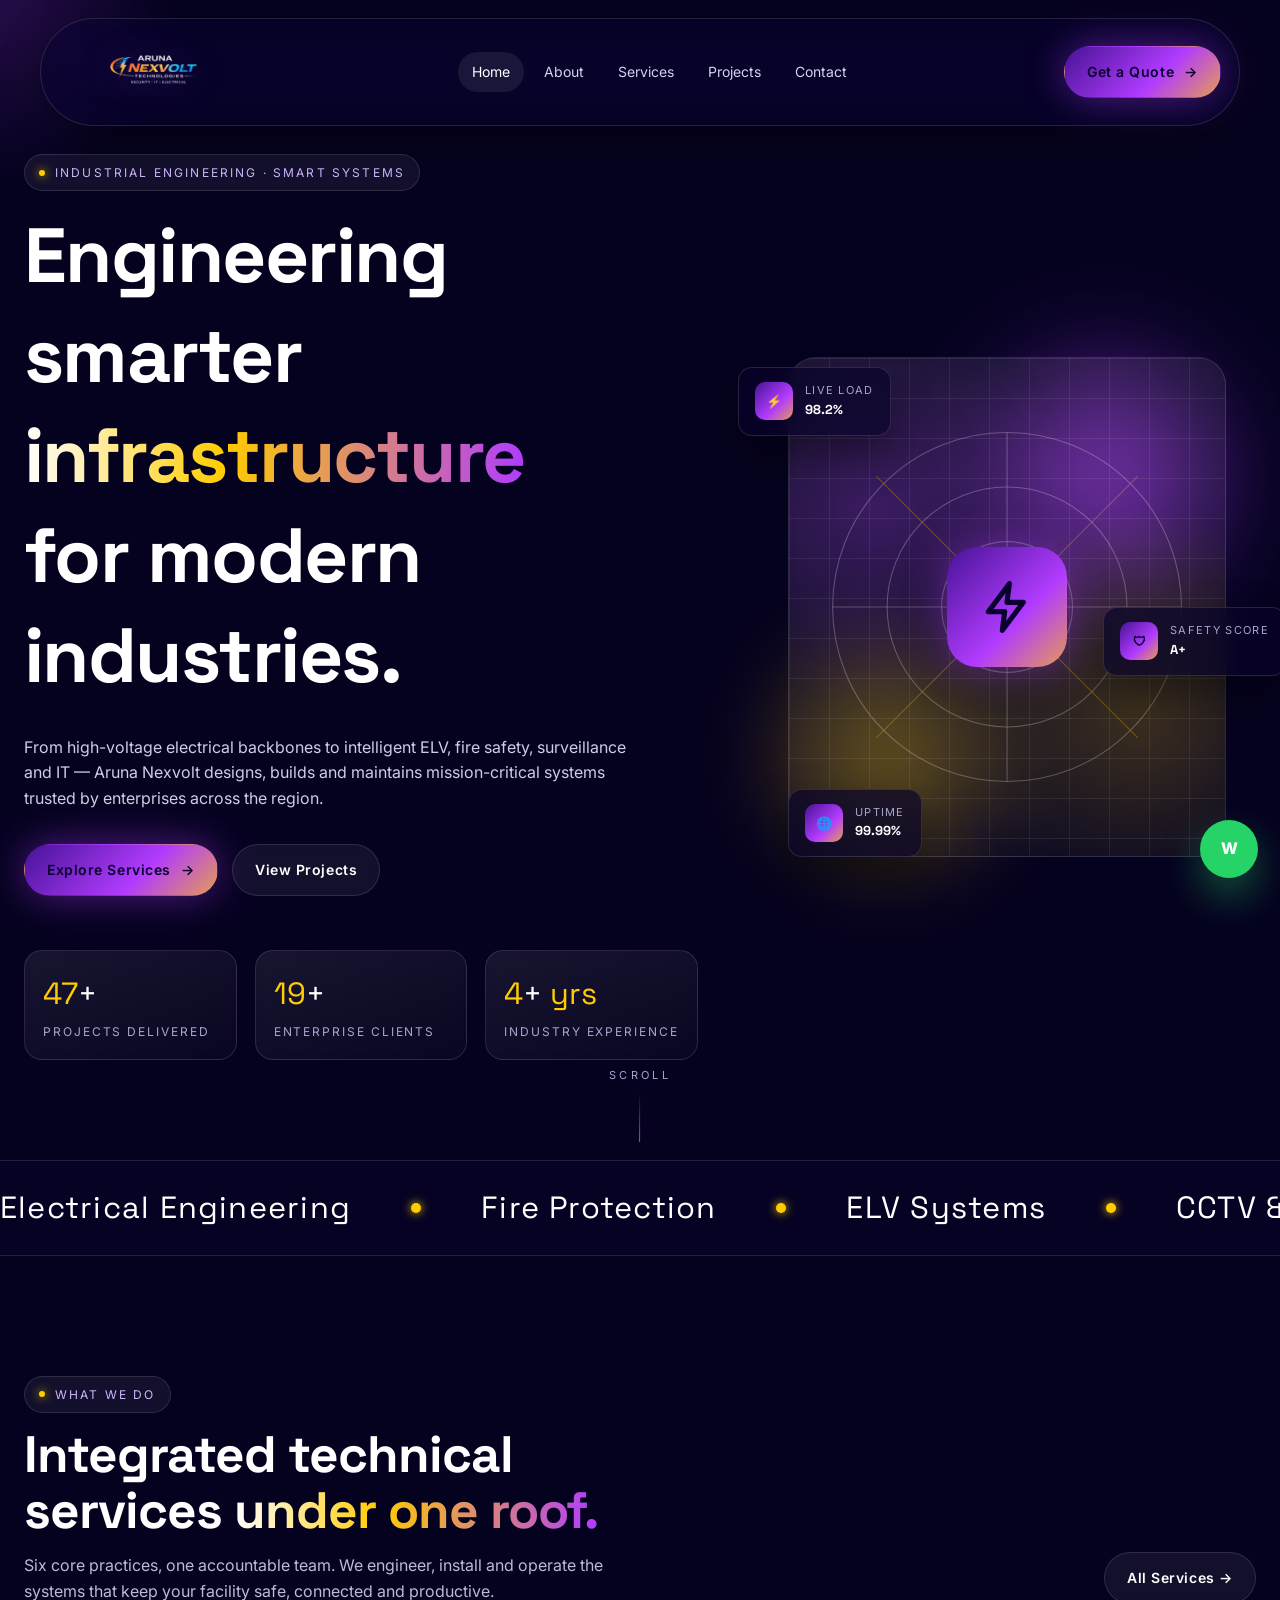
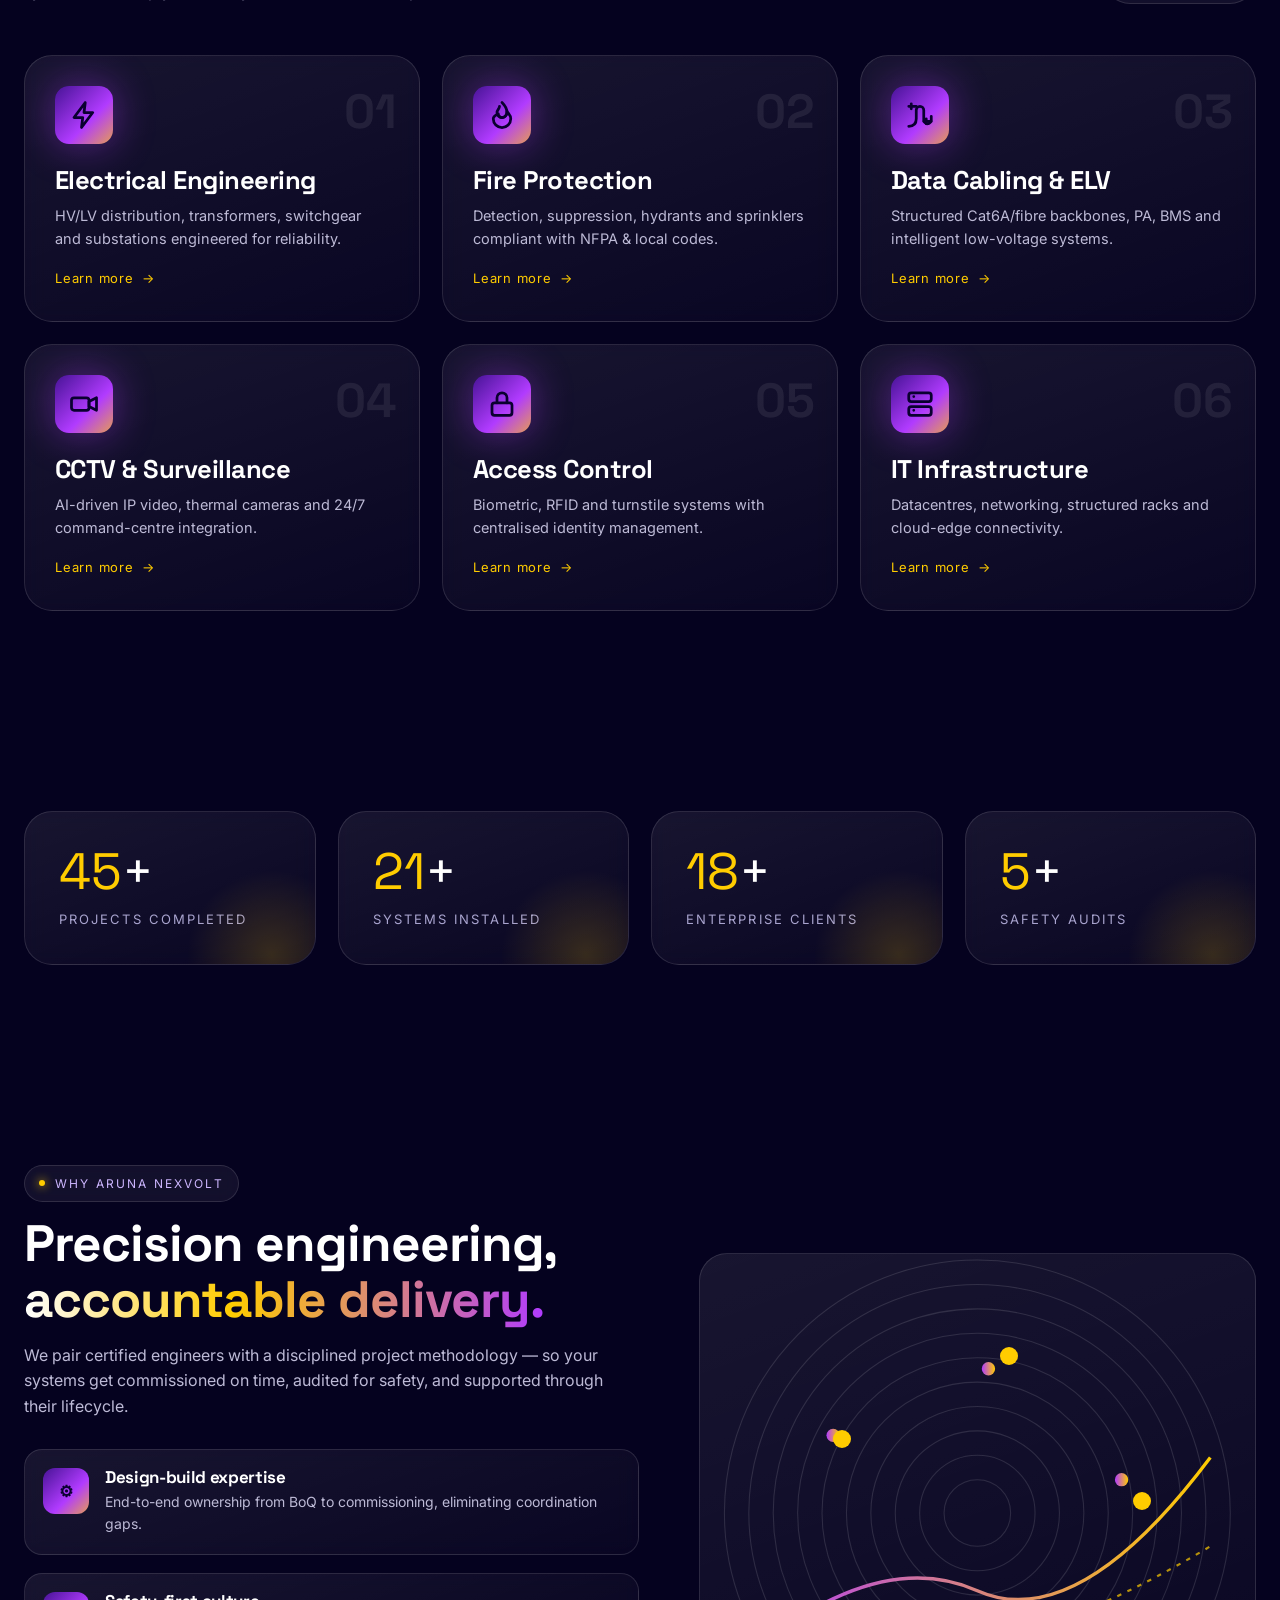
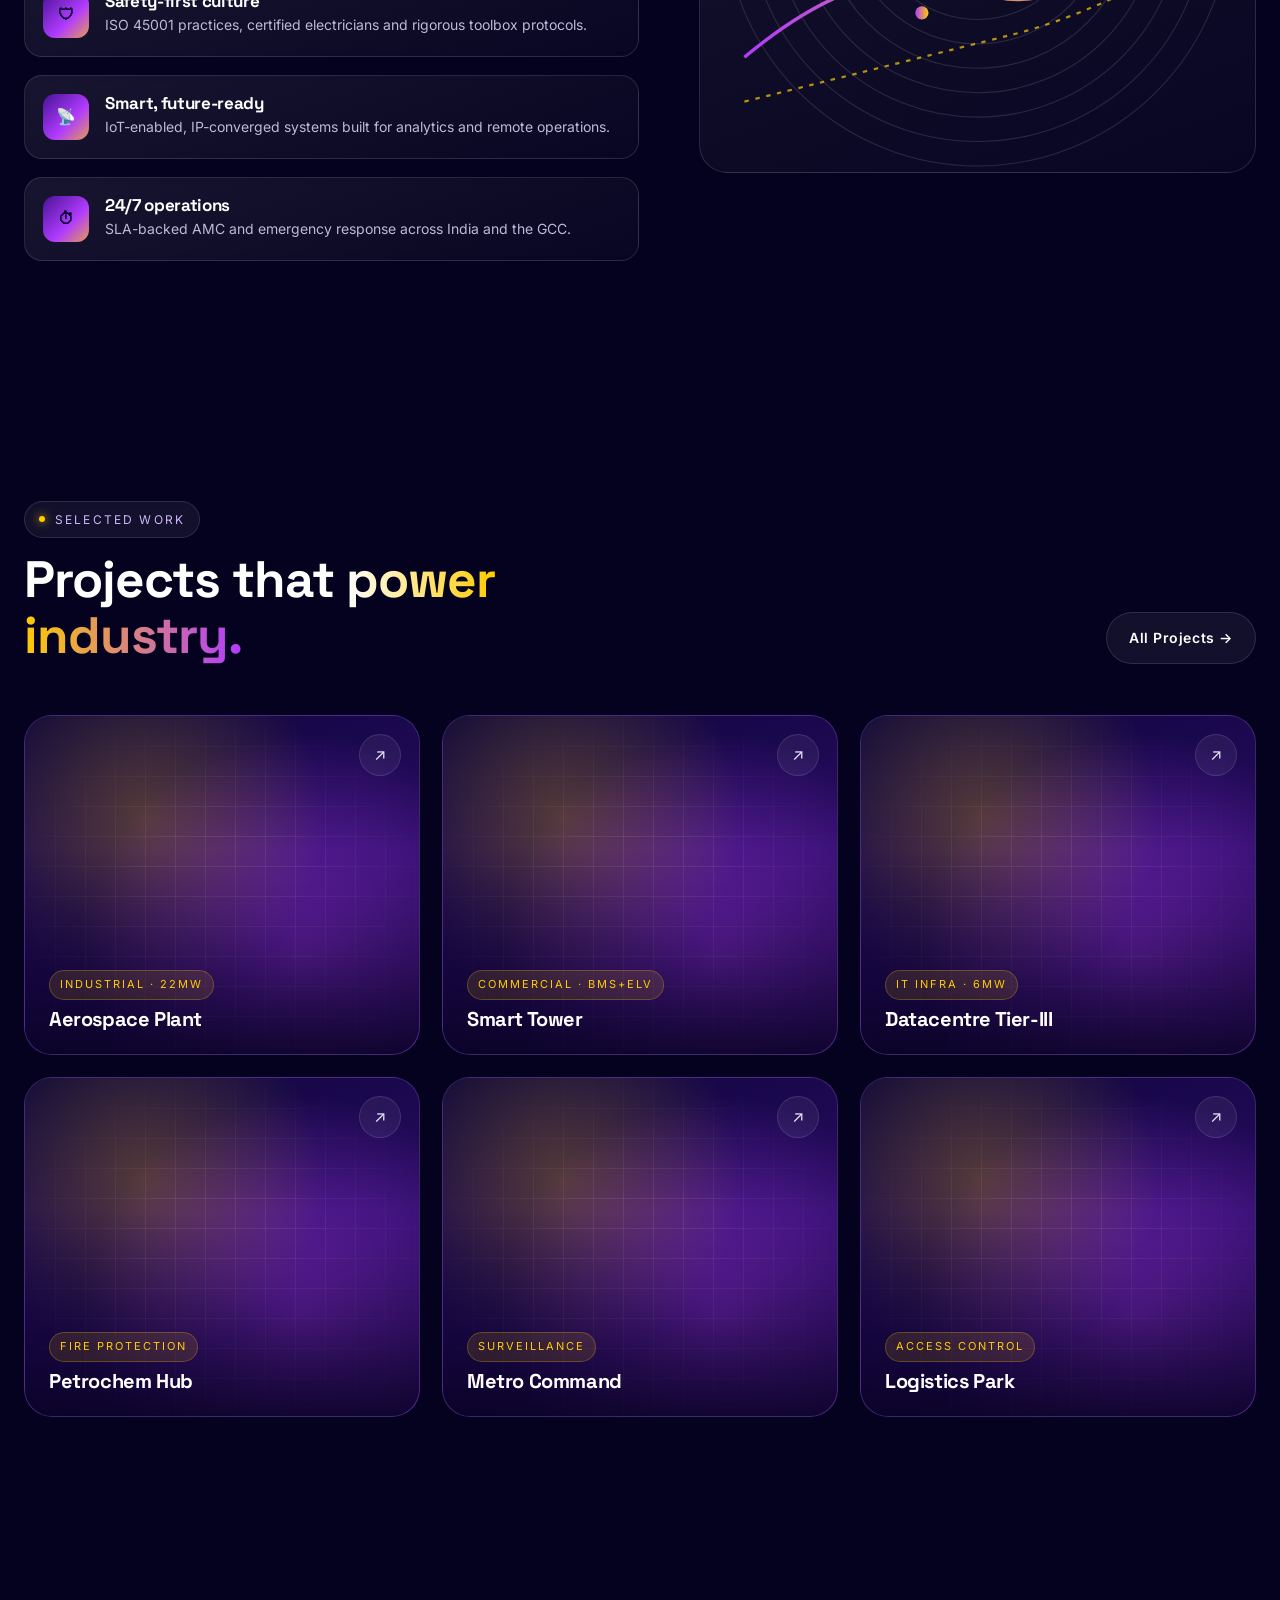
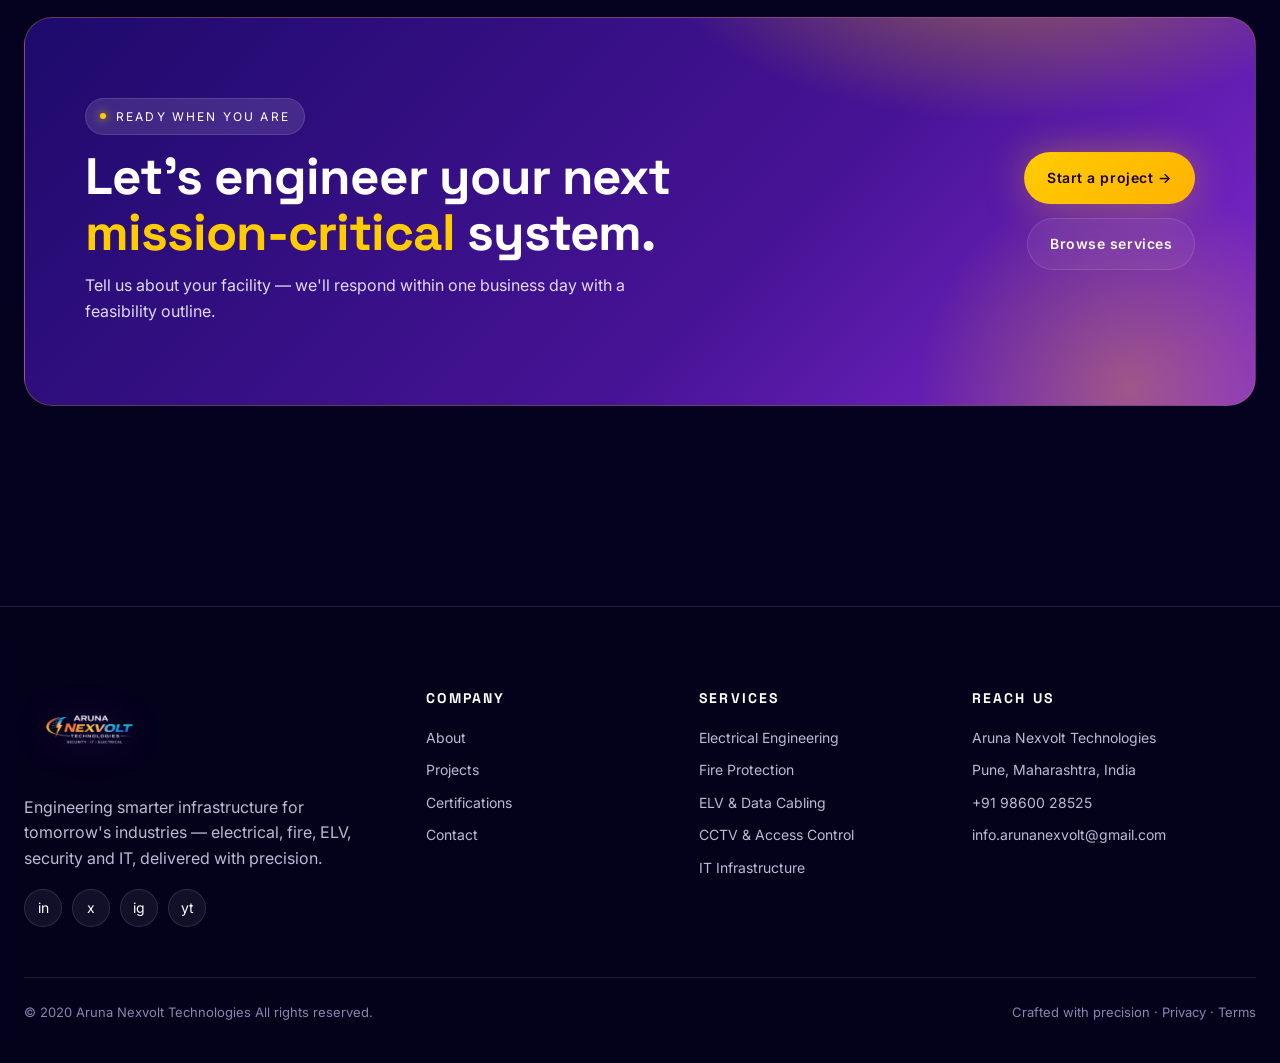
<file: index.html>
<!doctype html>
<html lang="en">
<head>
<meta charset="utf-8"/>
<meta name="viewport" content="width=device-width,initial-scale=1"/>
<title>Home — Aruna Nexvolt Technologies</title>
<meta name="description" content="Engineering smarter infrastructure — electrical, fire, ELV, security and IT services for modern industries."/>
<meta name="author" content="Aruna Nexvolt"/>
<meta property="og:title" content="Home — Aruna Nexvolt"/>
<meta property="og:description" content="Engineering smarter infrastructure — electrical, fire, ELV, security and IT services for modern industries."/>
<meta property="og:type" content="website"/>
<link rel="preconnect" href="https://fonts.googleapis.com"/>
<link rel="preconnect" href="https://fonts.gstatic.com" crossorigin/>
<link href="https://fonts.googleapis.com/css2?family=Space+Grotesk:wght@400;500;600;700&family=Inter:wght@300;400;500;600;700&display=swap" rel="stylesheet"/>
<link rel="stylesheet" href="css/style.css"/>
<link rel="stylesheet" href="css/animations.css"/>
<link rel="stylesheet" href="css/components.css"/>
<link rel="stylesheet" href="css/responsive.css"/>
</head>
<body>
<div class="loader" role="status" aria-label="Loading Aruna Nexvolt">
  <div class="lm-wrap">
    <span class="lm-ring"></span>
    <span class="lm-ring lm-ring--2"></span>
    <img src="assets/images/logo.jpeg " alt="Aruna Nexvolt Technologies" class="lm-logo"/>
  </div>
  <div class="lt">ARUNA&nbsp;NEXVOLT</div>
  <div class="lbar"><span></span></div>
</div>
<div class="cursor-glow"></div>
<div class="progress"></div>

<header class="nav">
  <a class="brand" href="index.html"><img src="assets/images/logo.jpeg" alt="Aruna Nexvolt Technologies" class="brand-logo"/></a>
  <nav class="nav-links">
    <a href="index.html">Home</a>
    <a href="about.html">About</a>
    <a href="services.html">Services</a>
    <a href="projects.html">Projects</a>

    <a href="contact.html">Contact</a>
  </nav>
  <div class="nav-cta">
    <a href="contact.html" class="btn btn-primary">Get a Quote <span class="arr">→</span></a>
    <button class="burger" aria-label="Menu"><span></span></button>
  </div>
</header>

<div class="mobile-menu">
  <a href="index.html">Home</a>
  <a href="about.html">About</a>
  <a href="services.html">Services</a>
  <a href="projects.html">Projects</a>
  <a href="contact.html">Contact</a>
</div>
<a class="wa" href="https://wa.me/919860028525" aria-label="WhatsApp">W</a>
<main>

<section class="hero">
  <div class="particles"></div>
  <div class="container hero-grid">
    <div data-reveal>
      <span class="eyebrow"><span class="dot"></span> Industrial Engineering · Smart Systems</span>
      <h1 style="margin-top:22px">
        <span class="word"><i>Engineering</i></span>
        <span class="word"><i>smarter&nbsp;</i></span>
        <span class="word"><i class="gradient-text">infrastructure</i></span>
        <br/>
        <span class="word"><i>for&nbsp;modern&nbsp;</i></span>
        <span class="word"><i>industries.</i></span>
      </h1>
      <p class="lead">From high-voltage electrical backbones to intelligent ELV, fire safety, surveillance and IT — Aruna Nexvolt designs, builds and maintains mission-critical systems trusted by enterprises across the region.</p>
      <div class="hero-cta">
        <a href="services.html" class="btn btn-primary">Explore Services <span class="arr">→</span></a>
        <a href="projects.html" class="btn btn-ghost">View Projects</a>
      </div>
      <div class="hero-stats" data-reveal-stagger>
        <div class="stat"><div class="num"><span data-count="50">0</span>+</div><div class="lbl">Projects Delivered</div></div>
        <div class="stat"><div class="num"><span data-count="20">0</span>+</div><div class="lbl">Enterprise Clients</div></div>
        <div class="stat"><div class="num"><span data-count="5">0</span>+ <span style="color:#FFCC00">yrs</span></div><div class="lbl">Industry Experience</div></div>
      </div>
    </div>

    <div class="hero-visual" data-reveal>
      <div class="orb a"></div>
      <div class="orb b"></div>
      <div class="hex">
        <svg viewBox="0 0 400 400" style="position:absolute;inset:0;width:100%;height:100%;opacity:.7" fill="none" stroke="rgba(255,255,255,.35)" stroke-width="1">
          <circle cx="200" cy="200" r="160"/>
          <circle cx="200" cy="200" r="110"/>
          <circle cx="200" cy="200" r="60"/>
          <path d="M40 200h320M200 40v320"/>
          <path d="M80 80l240 240M320 80 80 320" stroke="rgba(255,204,0,.4)"/>
        </svg>
        <div style="position:absolute;left:50%;top:50%;transform:translate(-50%,-50%);width:120px;height:120px;border-radius:30px;background:var(--grad-primary);box-shadow:var(--glow-purple);display:grid;place-items:center;color:#0a0030" class="glow">
          <svg width="56" height="56" viewBox="0 0 24 24" fill="none" stroke="currentColor" stroke-width="2.2" stroke-linecap="round" stroke-linejoin="round"><path d="M13 2 4 14h7l-1 8 9-12h-7l1-8Z"/></svg>
        </div>
      </div>
      <div class="float-card fc-1"><div class="ico">⚡</div><div><div class="lbl">Live Load</div><div class="val">98.2%</div></div></div>
      <div class="float-card fc-2"><div class="ico">🛡</div><div><div class="lbl">Safety Score</div><div class="val">A+</div></div></div>
      <div class="float-card fc-3"><div class="ico">🌐</div><div><div class="lbl">Uptime</div><div class="val">99.99%</div></div></div>
    </div>
  </div>
  <div class="scroll-ind">SCROLL<div class="line"></div></div>
</section>

<div class="marquee">
  <div class="marquee-track">
    <span>Electrical Engineering</span><span>Fire Protection</span><span>ELV Systems</span><span>CCTV & Surveillance</span><span>IT Infrastructure</span><span>Building Automation</span>
    <span>Electrical Engineering</span><span>Fire Protection</span><span>ELV Systems</span><span>CCTV & Surveillance</span><span>IT Infrastructure</span><span>Building Automation</span>
  </div>
</div>

<section class="section">
  <div class="container">
    <div class="s-head" data-reveal>
      <div class="left">
        <span class="eyebrow"><span class="dot"></span> What we do</span>
        <h2>Integrated technical services <span class="gradient-text">under one roof.</span></h2>
        <p>Six core practices, one accountable team. We engineer, install and operate the systems that keep your facility safe, connected and productive.</p>
      </div>
      <a href="services.html" class="btn btn-ghost">All Services →</a>
    </div>
    <div class="cards" data-reveal-stagger>
      
        <a class="card" href="services.html">
          <div class="num">01</div>
          <div class="ico-wrap"><svg viewBox="0 0 24 24" fill="none" stroke="currentColor" stroke-width="2.2" stroke-linecap="round" stroke-linejoin="round"><path d="M13 2 4 14h7l-1 8 9-12h-7l1-8Z"/></svg></div>
          <h3>Electrical Engineering</h3><p>HV/LV distribution, transformers, switchgear and substations engineered for reliability.</p>
          <span class="more">Learn more</span>
        </a>
        <a class="card" href="services.html">
          <div class="num">02</div>
          <div class="ico-wrap"><svg viewBox="0 0 24 24" fill="none" stroke="currentColor" stroke-width="2.2" stroke-linecap="round" stroke-linejoin="round"><path d="M12 2s4 4 4 8a4 4 0 0 1-8 0c0-2 2-3 2-5"/><path d="M5 15a7 7 0 0 0 14 0c0-3-2-4-3-6 0 4-3 5-4 5s-3-1-3-3c-2 1-4 2-4 4Z"/></svg></div>
          <h3>Fire Protection</h3><p>Detection, suppression, hydrants and sprinklers compliant with NFPA & local codes.</p>
          <span class="more">Learn more</span>
        </a>
        <a class="card" href="services.html">
          <div class="num">03</div>
          <div class="ico-wrap"><svg viewBox="0 0 24 24" fill="none" stroke="currentColor" stroke-width="2.2" stroke-linecap="round" stroke-linejoin="round"><path d="M3 21c4 0 6-2 6-6V8a3 3 0 0 1 6 0v8a3 3 0 0 0 6 0v-3"/><path d="M3 5h6M5 3v4M15 17h6M17 15v4"/></svg></div>
          <h3>Data Cabling & ELV</h3><p>Structured Cat6A/fibre backbones, PA, BMS and intelligent low-voltage systems.</p>
          <span class="more">Learn more</span>
        </a>
        <a class="card" href="services.html">
          <div class="num">04</div>
          <div class="ico-wrap"><svg viewBox="0 0 24 24" fill="none" stroke="currentColor" stroke-width="2.2" stroke-linecap="round" stroke-linejoin="round"><rect x="2" y="7" width="14" height="10" rx="2"/><path d="m16 10 6-3v10l-6-3z"/></svg></div>
          <h3>CCTV & Surveillance</h3><p>AI-driven IP video, thermal cameras and 24/7 command-centre integration.</p>
          <span class="more">Learn more</span>
        </a>
        <a class="card" href="services.html">
          <div class="num">05</div>
          <div class="ico-wrap"><svg viewBox="0 0 24 24" fill="none" stroke="currentColor" stroke-width="2.2" stroke-linecap="round" stroke-linejoin="round"><rect x="4" y="11" width="16" height="10" rx="2"/><path d="M8 11V7a4 4 0 0 1 8 0v4"/></svg></div>
          <h3>Access Control</h3><p>Biometric, RFID and turnstile systems with centralised identity management.</p>
          <span class="more">Learn more</span>
        </a>
        <a class="card" href="services.html">
          <div class="num">06</div>
          <div class="ico-wrap"><svg viewBox="0 0 24 24" fill="none" stroke="currentColor" stroke-width="2.2" stroke-linecap="round" stroke-linejoin="round"><rect x="3" y="3" width="18" height="7" rx="2"/><rect x="3" y="14" width="18" height="7" rx="2"/><path d="M7 6h.01M7 17h.01"/></svg></div>
          <h3>IT Infrastructure</h3><p>Datacentres, networking, structured racks and cloud-edge connectivity.</p>
          <span class="more">Learn more</span>
        </a>
    </div>
  </div>
</section>

<section class="section-sm">
  <div class="container">
    <div class="stats" data-reveal-stagger>
      <div class="stat-tile"><div class="v"><span data-count="50">0</span>+</div><div class="l">Projects Completed</div></div>
      <div class="stat-tile"><div class="v"><span data-count="24">0</span>+</div><div class="l">Systems Installed</div></div>
      <div class="stat-tile"><div class="v"><span data-count="20">0</span>+</div><div class="l">Enterprise Clients</div></div>
      <div class="stat-tile"><div class="v"><span data-count="6">0</span>+</div><div class="l">Safety Audits</div></div>
    </div>
  </div>
</section>

<section class="section">
  <div class="container why">
    <div data-reveal>
      <span class="eyebrow"><span class="dot"></span> Why Aruna Nexvolt</span>
      <h2 style="margin-top:14px">Precision engineering, <span class="gradient-text">accountable delivery.</span></h2>
      <p style="margin-top:14px">We pair certified engineers with a disciplined project methodology — so your systems get commissioned on time, audited for safety, and supported through their lifecycle.</p>
      <div class="why-list" data-reveal-stagger>
        <div class="why-item"><div class="ic">⚙</div><div><h4>Design-build expertise</h4><p>End-to-end ownership from BoQ to commissioning, eliminating coordination gaps.</p></div></div>
        <div class="why-item"><div class="ic">🛡</div><div><h4>Safety-first culture</h4><p>ISO 45001 practices, certified electricians and rigorous toolbox protocols.</p></div></div>
        <div class="why-item"><div class="ic">📡</div><div><h4>Smart, future-ready</h4><p>IoT-enabled, IP-converged systems built for analytics and remote operations.</p></div></div>
        <div class="why-item"><div class="ic">⏱</div><div><h4>24/7 operations</h4><p>SLA-backed AMC and emergency response across India and the GCC.</p></div></div>
      </div>
    </div>
    <div class="viz" data-reveal>
      <svg viewBox="0 0 500 500" preserveAspectRatio="xMidYMid slice">
        <defs>
          <linearGradient id="g1" x1="0" x2="1"><stop offset="0" stop-color="#B13BFF"/><stop offset="1" stop-color="#FFCC00"/></linearGradient>
        </defs>
        <g stroke="rgba(255,255,255,.12)" fill="none" stroke-width="1">
          <circle cx="250" cy="250" r="30"/><circle cx="250" cy="250" r="52"/><circle cx="250" cy="250" r="74"/><circle cx="250" cy="250" r="96"/><circle cx="250" cy="250" r="118"/><circle cx="250" cy="250" r="140"/><circle cx="250" cy="250" r="162"/><circle cx="250" cy="250" r="184"/><circle cx="250" cy="250" r="206"/><circle cx="250" cy="250" r="228"/>
        </g>
        <path d="M40 380 Q160 280 250 320 T460 200" stroke="url(#g1)" stroke-width="3" fill="none"/>
        <path d="M40 420 Q200 380 280 360 T460 280" stroke="rgba(255,204,0,.7)" stroke-width="2" fill="none" stroke-dasharray="4 6"/>
        <g fill="url(#g1)">
          <circle cx="120" cy="180" r="6"/><circle cx="260" cy="120" r="6"/><circle cx="380" cy="220" r="6"/><circle cx="200" cy="340" r="6"/>
        </g>
      </svg>
      <div class="pulse" style="top:34%;left:24%"></div>
      <div class="pulse" style="top:18%;left:54%"></div>
      <div class="pulse" style="top:46%;left:78%"></div>
    </div>
  </div>
</section>

<section class="section">
  <div class="container">
    <div class="s-head" data-reveal>
      <div class="left">
        <span class="eyebrow"><span class="dot"></span> Selected work</span>
        <h2>Projects that <span class="gradient-text">power industry.</span></h2>
      </div>
      <a href="projects.html" class="btn btn-ghost">All Projects →</a>
    </div>
    <div class="proj-grid" data-reveal-stagger>
      
        <a class="proj" href="projects.html">
          <div class="ph"></div><div class="veil"></div>
          <div class="arr">↗</div>
          <div class="meta"><div><div class="tag">Industrial · 22MW</div><h3 style="margin-top:8px">Aerospace Plant</h3></div></div>
        </a>
        <a class="proj" href="projects.html">
          <div class="ph"></div><div class="veil"></div>
          <div class="arr">↗</div>
          <div class="meta"><div><div class="tag">Commercial · BMS+ELV</div><h3 style="margin-top:8px">Smart Tower</h3></div></div>
        </a>
        <a class="proj" href="projects.html">
          <div class="ph"></div><div class="veil"></div>
          <div class="arr">↗</div>
          <div class="meta"><div><div class="tag">IT Infra · 6MW</div><h3 style="margin-top:8px">Datacentre Tier-III</h3></div></div>
        </a>
        <a class="proj" href="projects.html">
          <div class="ph"></div><div class="veil"></div>
          <div class="arr">↗</div>
          <div class="meta"><div><div class="tag">Fire Protection</div><h3 style="margin-top:8px">Petrochem Hub</h3></div></div>
        </a>
        <a class="proj" href="projects.html">
          <div class="ph"></div><div class="veil"></div>
          <div class="arr">↗</div>
          <div class="meta"><div><div class="tag">Surveillance</div><h3 style="margin-top:8px">Metro Command</h3></div></div>
        </a>
        <a class="proj" href="projects.html">
          <div class="ph"></div><div class="veil"></div>
          <div class="arr">↗</div>
          <div class="meta"><div><div class="tag">Access Control</div><h3 style="margin-top:8px">Logistics Park</h3></div></div>
        </a>
    </div>
  </div>
</section>

<!--<section class="section-sm">
  <div class="container">
    <div class="s-head" data-reveal>
      <div class="left">
        <span class="eyebrow"><span class="dot"></span> Trusted by leaders</span>
        <h2>What clients say.</h2>
      </div>
    </div>
    <div class="t-grid" data-reveal-stagger>
      
        <div class="t-card"><div class="stars">★★★★★</div><p class="quote">"Aruna Nexvolt re-engineered our LV distribution with zero downtime — the AMC team feels like an extension of ours."</p><div class="who"><div class="av"></div><div><div class="nm">Anil Verma</div><div class="ro">Plant Head, AeroSys</div></div></div></div>
        <div class="t-card"><div class="stars">★★★★★</div><p class="quote">"Their fire & ELV integration was textbook. Audit-ready documentation and tight commissioning windows."</p><div class="who"><div class="av"></div><div><div class="nm">Priya Menon</div><div class="ro">Facilities Director, Helix Towers</div></div></div></div>
        <div class="t-card"><div class="stars">★★★★★</div><p class="quote">"Best surveillance rollout we have seen — analytics, alerts and SOC integration all on schedule."</p><div class="who"><div class="av"></div><div><div class="nm">Rahul Khanna</div><div class="ro">CISO, MetroLink</div></div></div></div>
    </div>
  </div>
</section>-->

<section class="section-sm">
  <div class="container">
    <div class="cta-banner" data-reveal>
      <div class="inner">
        <div>
          <span class="eyebrow" style="background:rgba(255,255,255,.12);color:#fff"><span class="dot"></span> Ready when you are</span>
          <h2 style="margin-top:14px">Let's engineer your next <span style="color:#FFCC00">mission-critical</span> system.</h2>
          <p style="margin-top:12px;max-width:60ch">Tell us about your facility — we'll respond within one business day with a feasibility outline.</p>
        </div>
        <div class="actions">
          <a href="contact.html" class="btn btn-gold">Start a project →</a>
          <a href="services.html" class="btn btn-ghost">Browse services</a>
        </div>
      </div>
    </div>
  </div>
</section>

</main>

<footer>
  <div class="container">
    <div class="f-grid">
      <div>
        <a class="brand" href="index.html"><img src="assets/images/logo.jpeg" style="width: max-content;height: 90px;" alt="Aruna Nexvolt Technologies" class="brand-logo"/></a>
        <p style="margin-top:18px;max-width:34ch">Engineering smarter infrastructure for tomorrow's industries — electrical, fire, ELV, security and IT, delivered with precision.</p>
        <div class="socials" style="margin-top:18px">
          <a href="#" aria-label="LinkedIn">in</a>
          <a href="#" aria-label="X">x</a>
          <a href="#" aria-label="Instagram">ig</a>
          <a href="#" aria-label="YouTube">yt</a>
        </div>
      </div>
      <div>
        <h5>Company</h5>
        <ul>
          <li><a href="about.html">About</a></li>
          <li><a href="projects.html">Projects</a></li>
          <li><a href="certifications.html">Certifications</a></li>
          <li><a href="contact.html">Contact</a></li>
        </ul>
      </div>
      <div>
        <h5>Services</h5>
        <ul>
          <li><a href="services.html">Electrical Engineering</a></li>
          <li><a href="services.html">Fire Protection</a></li>
          <li><a href="services.html">ELV & Data Cabling</a></li>
          <li><a href="services.html">CCTV & Access Control</a></li>
          <li><a href="services.html">IT Infrastructure</a></li>
        </ul>
      </div>
      <div>
        <h5>Reach Us</h5>
        <ul>
          <li>Aruna Nexvolt Technologies</li>
          <li>Pune, Maharashtra, India</li>
          <li>+91 98600 28525</li>
          <li>info.arunanexvolt@gmail.com</li>
        </ul>
      </div>
    </div>
    <div class="f-bottom">
      <span>© 2020 Aruna Nexvolt Technologies All rights reserved.</span>
      <span>Crafted with precision · Privacy · Terms</span>
    </div>
  </div>
</footer>
<script src="js/smooth-scroll.js"></script>
<script src="js/animations.js"></script>
<script src="js/effects.js"></script>
<script src="js/main.js"></script>
</body></html>
</file>
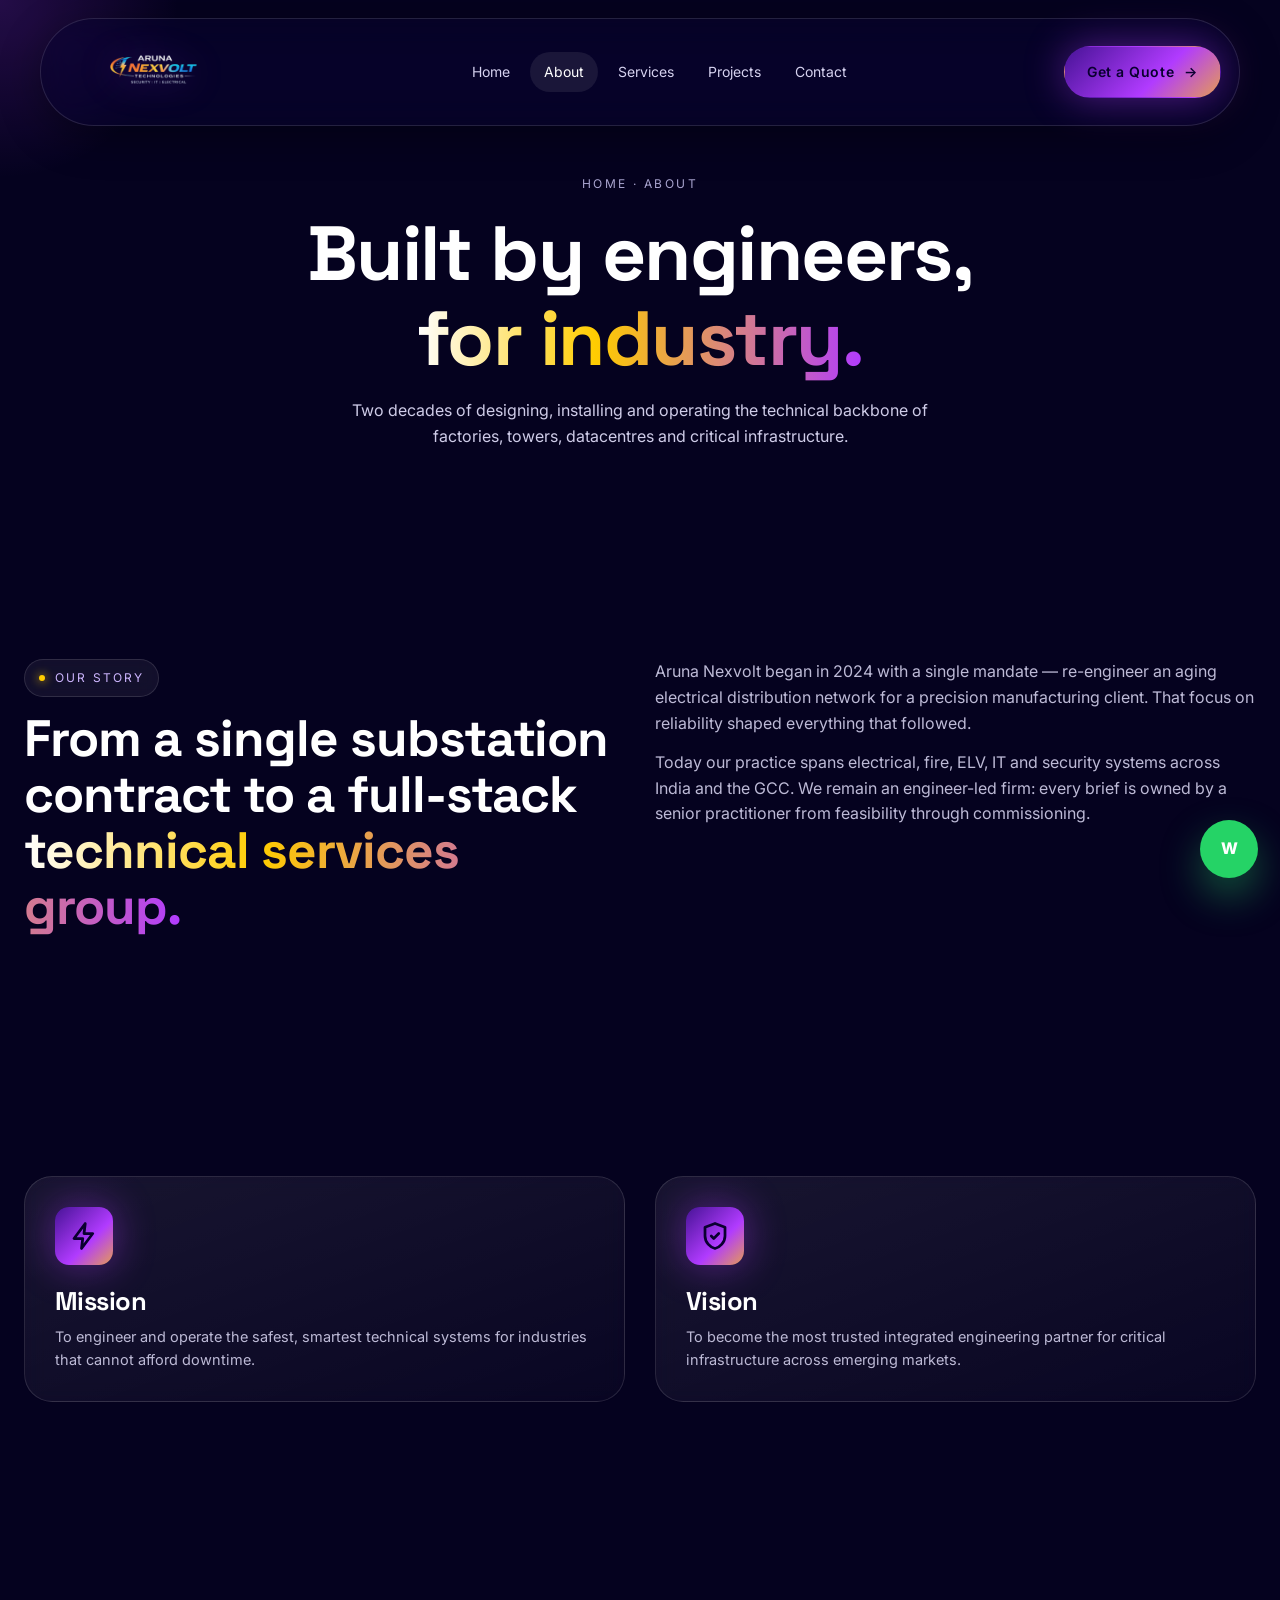
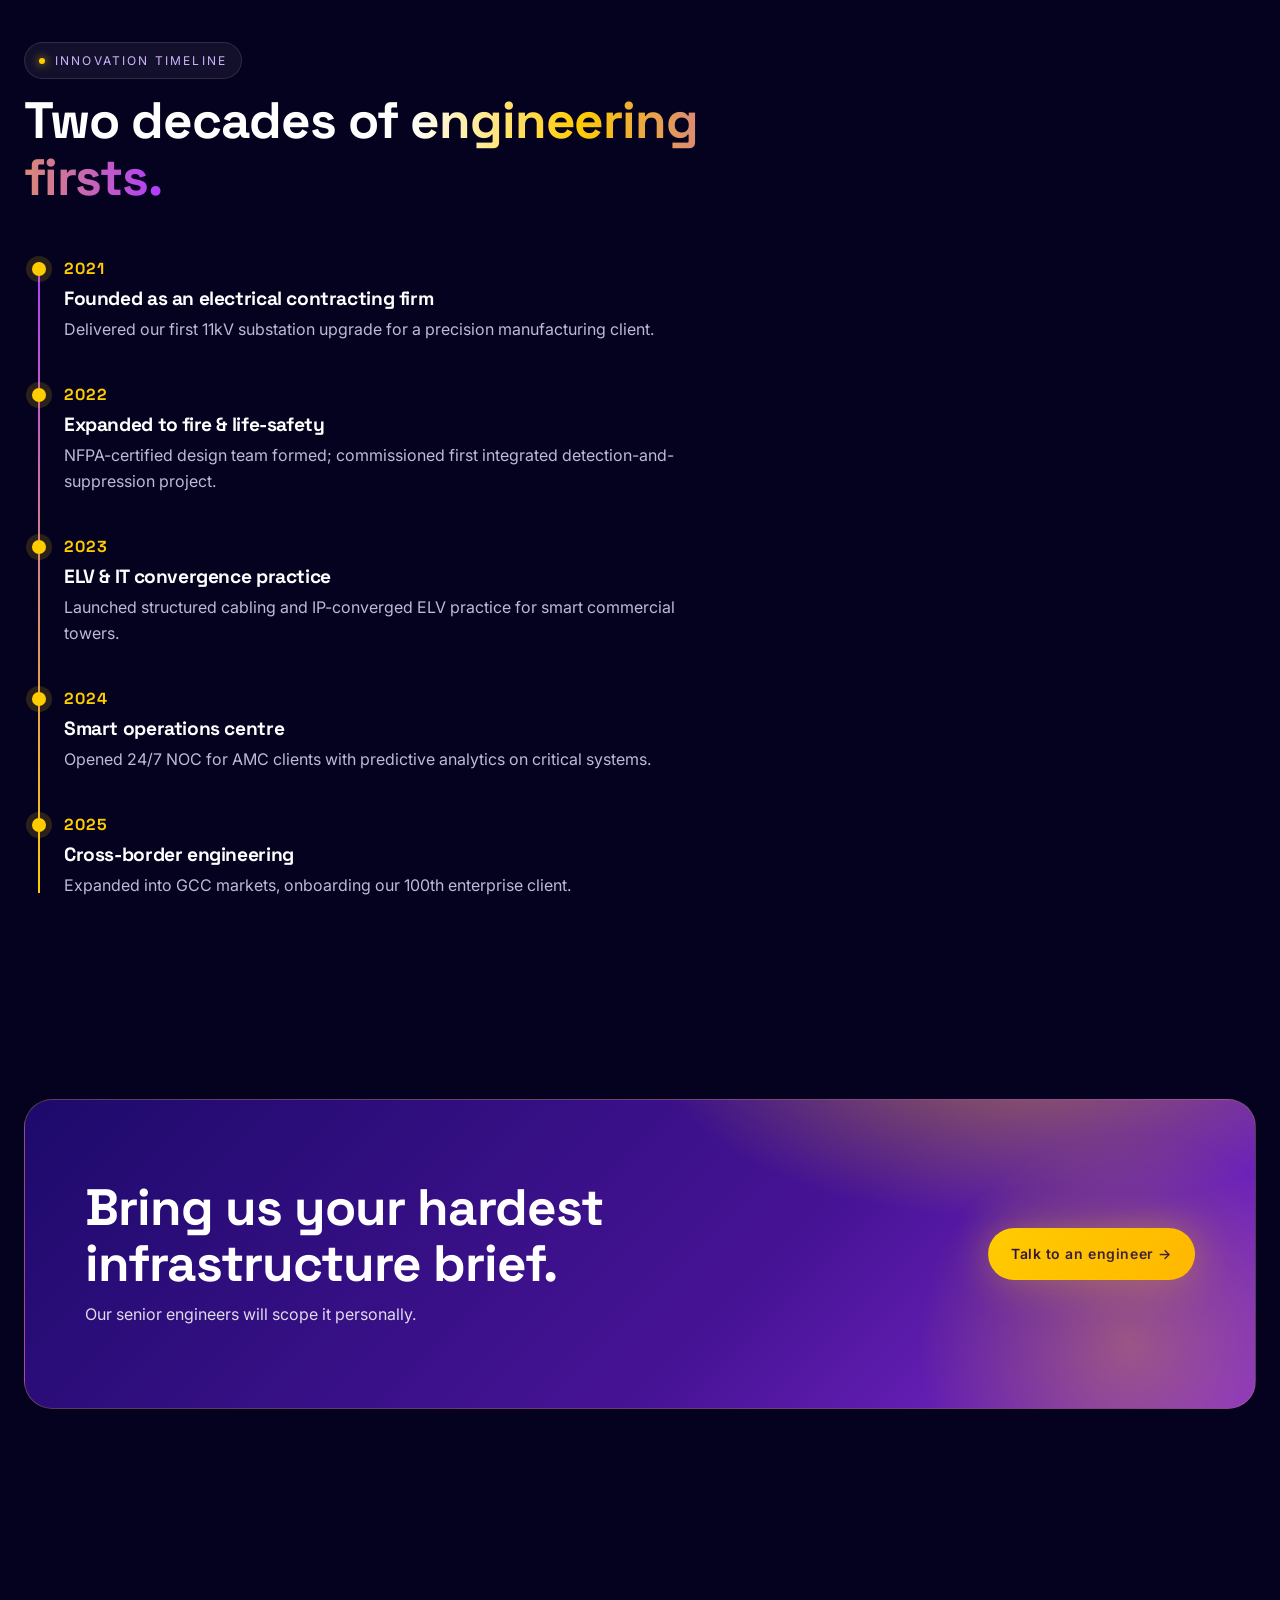
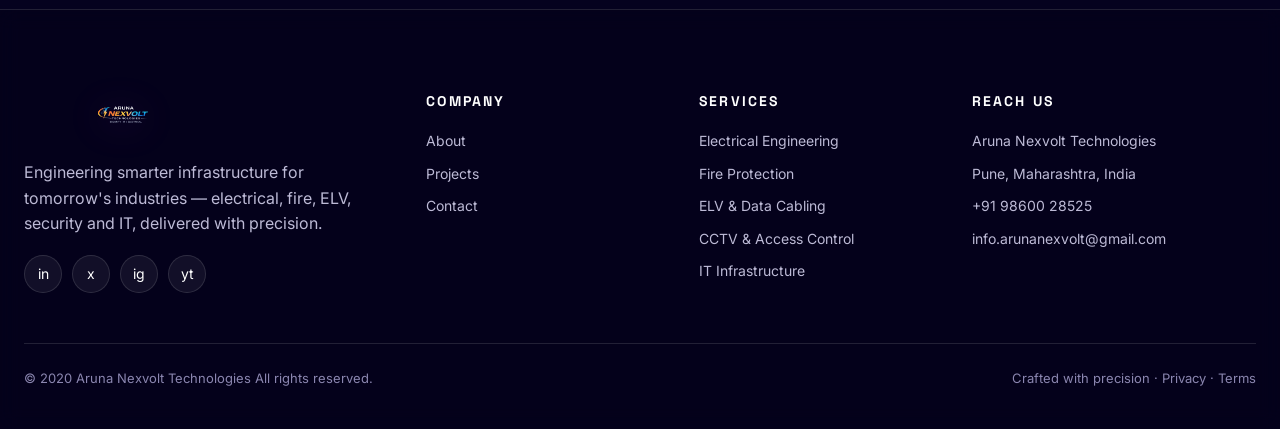
<file: about.html>
<!doctype html>
<html lang="en">
<head>
<meta charset="utf-8"/>
<meta name="viewport" content="width=device-width,initial-scale=1"/>
<title>About — Aruna Nexvolt Technologies</title>
<meta name="description" content="Our story, mission and the engineering culture behind Aruna Nexvolt."/>
<meta name="author" content="Aruna Nexvolt"/>
<meta property="og:title" content="About — Aruna Nexvolt"/>
<meta property="og:description" content="Our story, mission and the engineering culture behind Aruna Nexvolt."/>
<meta property="og:type" content="website"/>
<link rel="preconnect" href="https://fonts.googleapis.com"/>
<link rel="preconnect" href="https://fonts.gstatic.com" crossorigin/>
<link href="https://fonts.googleapis.com/css2?family=Space+Grotesk:wght@400;500;600;700&family=Inter:wght@300;400;500;600;700&display=swap" rel="stylesheet"/>
<link rel="stylesheet" href="css/style.css"/>
<link rel="stylesheet" href="css/animations.css"/>
<link rel="stylesheet" href="css/components.css"/>
<link rel="stylesheet" href="css/responsive.css"/>
</head>
<body>
<div class="loader"><div class="lm"></div><div class="lt">ARUNA NEXVOLT</div></div>
<div class="cursor-glow"></div>
<div class="progress"></div>

<header class="nav">
  <a class="brand" href="index.html"><img src="assets/images/logo.jpeg" alt="Aruna Nexvolt Technologies" class="brand-logo"/></a>
  <nav class="nav-links">
    <a href="index.html">Home</a>
    <a href="about.html">About</a>
    <a href="services.html">Services</a>
    <a href="projects.html">Projects</a>
    <a href="contact.html">Contact</a>
  </nav>
  <div class="nav-cta">
    <a href="contact.html" class="btn btn-primary">Get a Quote <span class="arr">→</span></a>
    <button class="burger" aria-label="Menu"><span></span></button>
  </div>
</header>

<div class="mobile-menu">
  <a href="index.html">Home</a>
  <a href="about.html">About</a>
  <a href="services.html">Services</a>
  <a href="projects.html">Projects</a>
  <a href="contact.html">Contact</a>
</div>
<a class="wa" href="https://wa.me/919860028525" aria-label="WhatsApp">W</a>
<main>

<section class="ph-hero">
  <div class="container" data-reveal>
    <div class="crumbs"><a href="index.html">Home</a> · About</div>
    <h1>Built by engineers,<br/><span class="gradient-text">for industry.</span></h1>
    <p class="lead" style="max-width:62ch;margin:18px auto 0">Two decades of designing, installing and operating the technical backbone of factories, towers, datacentres and critical infrastructure.</p>
  </div>
</section>

<section class="section">
  <div class="container grid-2">
    <div data-reveal>
      <span class="eyebrow"><span class="dot"></span> Our story</span>
      <h2 style="margin-top:14px">From a single substation contract to a full-stack <span class="gradient-text">technical services group.</span></h2>
    </div>
    <div data-reveal>
      <p>Aruna Nexvolt began in 2024 with a single mandate — re-engineer an aging electrical distribution network for a precision manufacturing client. That focus on reliability shaped everything that followed.</p>
      <p style="margin-top:14px">Today our practice spans electrical, fire, ELV, IT and security systems across India and the GCC. We remain an engineer-led firm: every brief is owned by a senior practitioner from feasibility through commissioning.</p>
    </div>
  </div>
</section>

<section class="section">
  <div class="container grid-2" data-reveal-stagger>
    <div class="card"><div class="ico-wrap"><svg viewBox="0 0 24 24" fill="none" stroke="currentColor" stroke-width="2.2" stroke-linecap="round" stroke-linejoin="round"><path d="M13 2 4 14h7l-1 8 9-12h-7l1-8Z"/></svg></div><h3>Mission</h3><p>To engineer and operate the safest, smartest technical systems for industries that cannot afford downtime.</p></div>
    <div class="card"><div class="ico-wrap"><svg viewBox="0 0 24 24" fill="none" stroke="currentColor" stroke-width="2.2" stroke-linecap="round" stroke-linejoin="round"><path d="M12 2 4 5v7c0 5 4 9 8 10 4-1 8-5 8-10V5z"/><path d="m9 12 2 2 4-4"/></svg></div><h3>Vision</h3><p>To become the most trusted integrated engineering partner for critical infrastructure across emerging markets.</p></div>
  </div>
</section>

<section class="section">
  <div class="container">
    <div class="s-head" data-reveal>
      <div class="left">
        <span class="eyebrow"><span class="dot"></span> Innovation timeline</span>
        <h2>Two decades of <span class="gradient-text">engineering firsts.</span></h2>
      </div>
    </div>
    <div class="tl" data-reveal>
      <div class="tl-item"><div class="yr">2021</div><h4>Founded as an electrical contracting firm</h4><p>Delivered our first 11kV substation upgrade for a precision manufacturing client.</p></div>
      <div class="tl-item"><div class="yr">2022</div><h4>Expanded to fire & life-safety</h4><p>NFPA-certified design team formed; commissioned first integrated detection-and-suppression project.</p></div>
      <div class="tl-item"><div class="yr">2023</div><h4>ELV & IT convergence practice</h4><p>Launched structured cabling and IP-converged ELV practice for smart commercial towers.</p></div>
      <div class="tl-item"><div class="yr">2024</div><h4>Smart operations centre</h4><p>Opened 24/7 NOC for AMC clients with predictive analytics on critical systems.</p></div>
      <div class="tl-item"><div class="yr">2025</div><h4>Cross-border engineering</h4><p>Expanded into GCC markets, onboarding our 100th enterprise client.</p></div>
    </div>
  </div>
</section>

<!--<section class="section">
  <div class="container">
    <div class="s-head" data-reveal>
      <div class="left">
        <span class="eyebrow"><span class="dot"></span> Leadership</span>
        <h2>The team behind the systems.</h2>
      </div>
    </div>
    <div class="grid-4" data-reveal-stagger>
      
        <div class="card center">
          <div style="width:90px;height:90px;border-radius:50%;background:var(--grad-primary);margin:0 auto 16px;box-shadow:var(--glow-purple)"></div>
          <h3 style="font-size:1.1rem">Arjun Kapoor</h3>
          <p style="text-align:center;margin:6px auto 0;font-size:13px;letter-spacing:.12em;text-transform:uppercase;color:var(--c-gold)">Founder & CEO</p>
        </div>
        <div class="card center">
          <div style="width:90px;height:90px;border-radius:50%;background:var(--grad-primary);margin:0 auto 16px;box-shadow:var(--glow-purple)"></div>
          <h3 style="font-size:1.1rem">Meera Iyer</h3>
          <p style="text-align:center;margin:6px auto 0;font-size:13px;letter-spacing:.12em;text-transform:uppercase;color:var(--c-gold)">Director, Engineering</p>
        </div>
        <div class="card center">
          <div style="width:90px;height:90px;border-radius:50%;background:var(--grad-primary);margin:0 auto 16px;box-shadow:var(--glow-purple)"></div>
          <h3 style="font-size:1.1rem">Vikram Shah</h3>
          <p style="text-align:center;margin:6px auto 0;font-size:13px;letter-spacing:.12em;text-transform:uppercase;color:var(--c-gold)">Head of Operations</p>
        </div>
        <div class="card center">
          <div style="width:90px;height:90px;border-radius:50%;background:var(--grad-primary);margin:0 auto 16px;box-shadow:var(--glow-purple)"></div>
          <h3 style="font-size:1.1rem">Sara Qureshi</h3>
          <p style="text-align:center;margin:6px auto 0;font-size:13px;letter-spacing:.12em;text-transform:uppercase;color:var(--c-gold)">Head of Quality & Safety</p>
        </div>
    </div>
  </div>
</section>-->

<section class="section-sm">
  <div class="container"><div class="cta-banner" data-reveal>
    <div class="inner">
      <div><h2>Bring us your hardest infrastructure brief.</h2><p style="margin-top:10px">Our senior engineers will scope it personally.</p></div>
      <div class="actions"><a href="contact.html" class="btn btn-gold">Talk to an engineer →</a></div>
    </div>
  </div></div>
</section>

</main>

<footer>
  <div class="container">
    <div class="f-grid">
      <div>
        <a class="brand" href="index.html"><img src="assets/images/logo.jpeg" alt="Aruna Nexvolt Technologies" class="brand-logo"/></a>
        <p style="margin-top:18px;max-width:34ch">Engineering smarter infrastructure for tomorrow's industries — electrical, fire, ELV, security and IT, delivered with precision.</p>
        <div class="socials" style="margin-top:18px">
          <a href="#" aria-label="LinkedIn">in</a>
          <a href="#" aria-label="X">x</a>
          <a href="#" aria-label="Instagram">ig</a>
          <a href="#" aria-label="YouTube">yt</a>
        </div>
      </div>
      <div>
        <h5>Company</h5>
        <ul>
          <li><a href="about.html">About</a></li>
          <li><a href="projects.html">Projects</a></li>
          
          <li><a href="contact.html">Contact</a></li>
        </ul>
      </div>
      <div>
        <h5>Services</h5>
        <ul>
          <li><a href="services.html">Electrical Engineering</a></li>
          <li><a href="services.html">Fire Protection</a></li>
          <li><a href="services.html">ELV & Data Cabling</a></li>
          <li><a href="services.html">CCTV & Access Control</a></li>
          <li><a href="services.html">IT Infrastructure</a></li>
        </ul>
      </div>
      <div>
        <h5>Reach Us</h5>
        <ul>
          <li>Aruna Nexvolt Technologies</li>
          <li>Pune, Maharashtra, India</li>
          <li>+91 98600 28525</li>
          <li>info.arunanexvolt@gmail.com</li>
        </ul>
      </div>
    </div>
    <div class="f-bottom">
      <span>© 2020 Aruna Nexvolt Technologies All rights reserved.</span>
      <span>Crafted with precision · Privacy · Terms</span>
    </div>
  </div>
</footer>
<script src="js/smooth-scroll.js"></script>
<script src="js/animations.js"></script>
<script src="js/effects.js"></script>
<script src="js/main.js"></script>
</body></html>
</file>
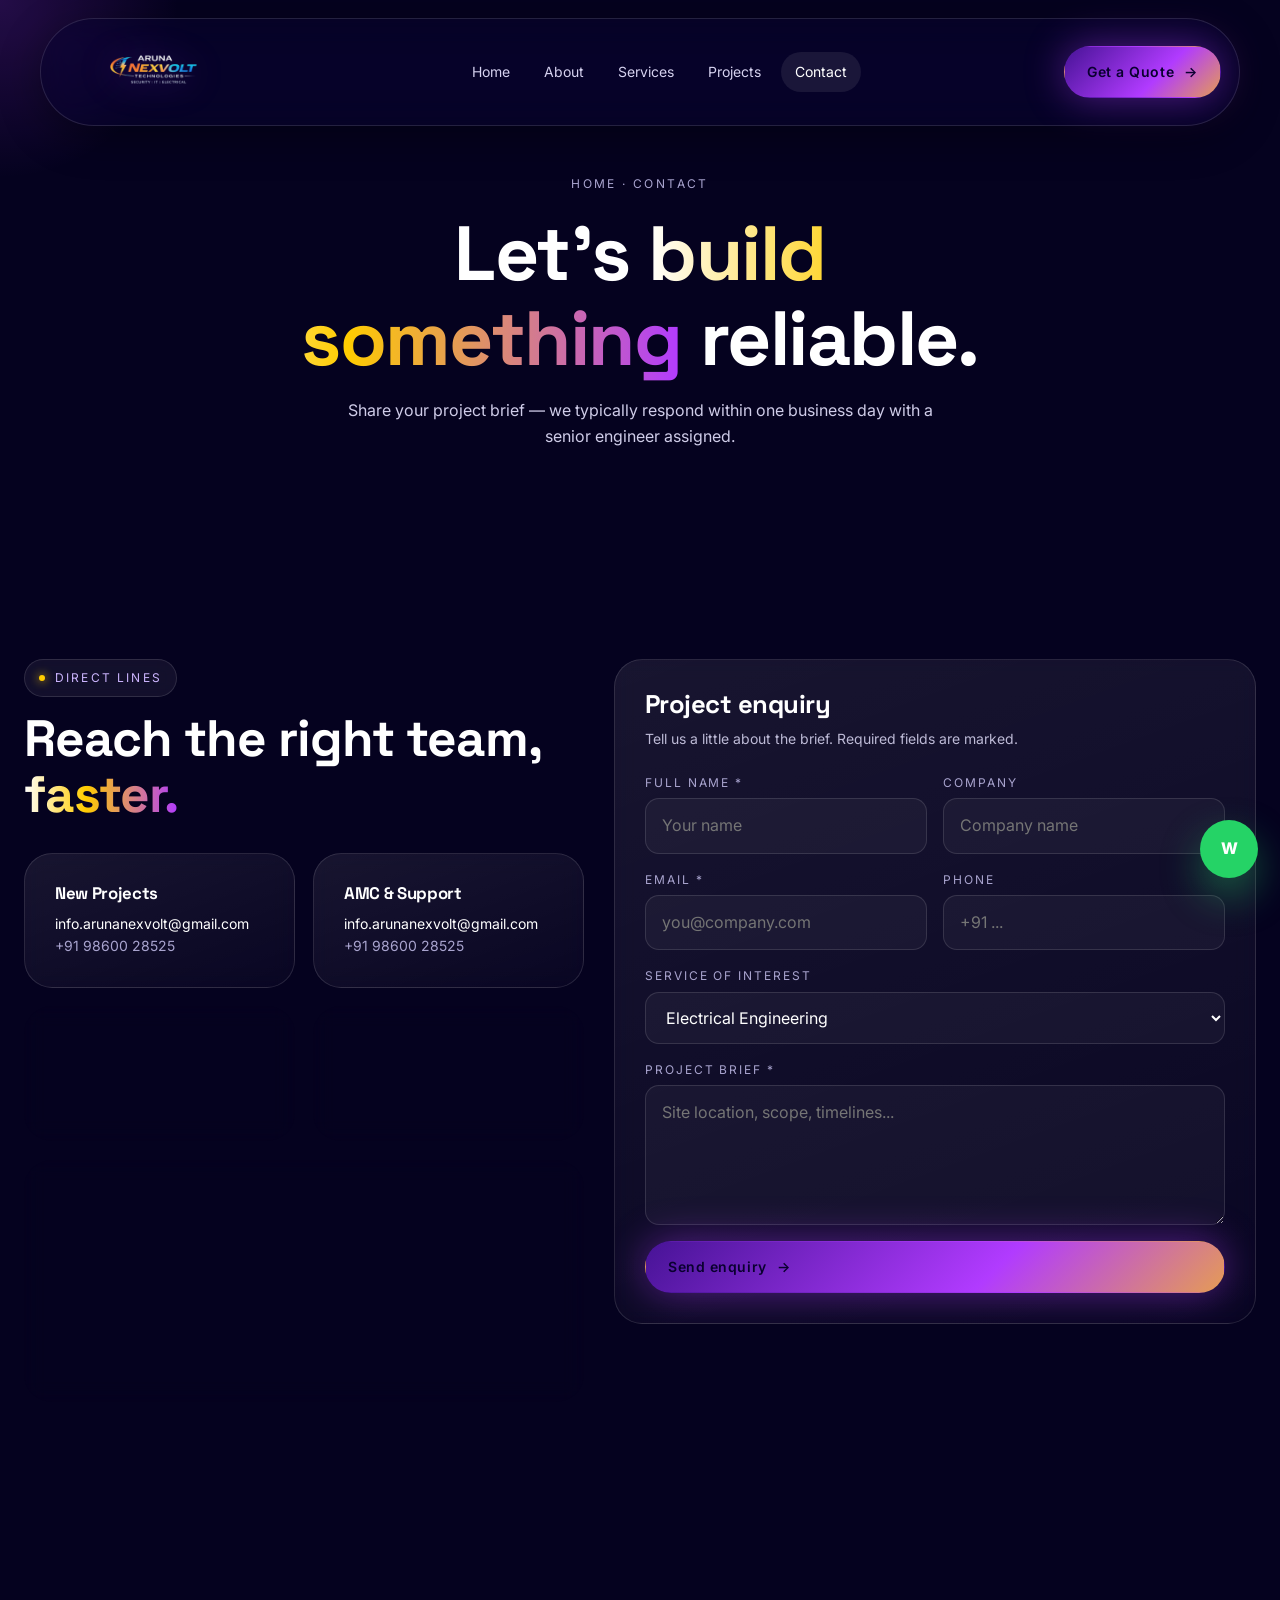
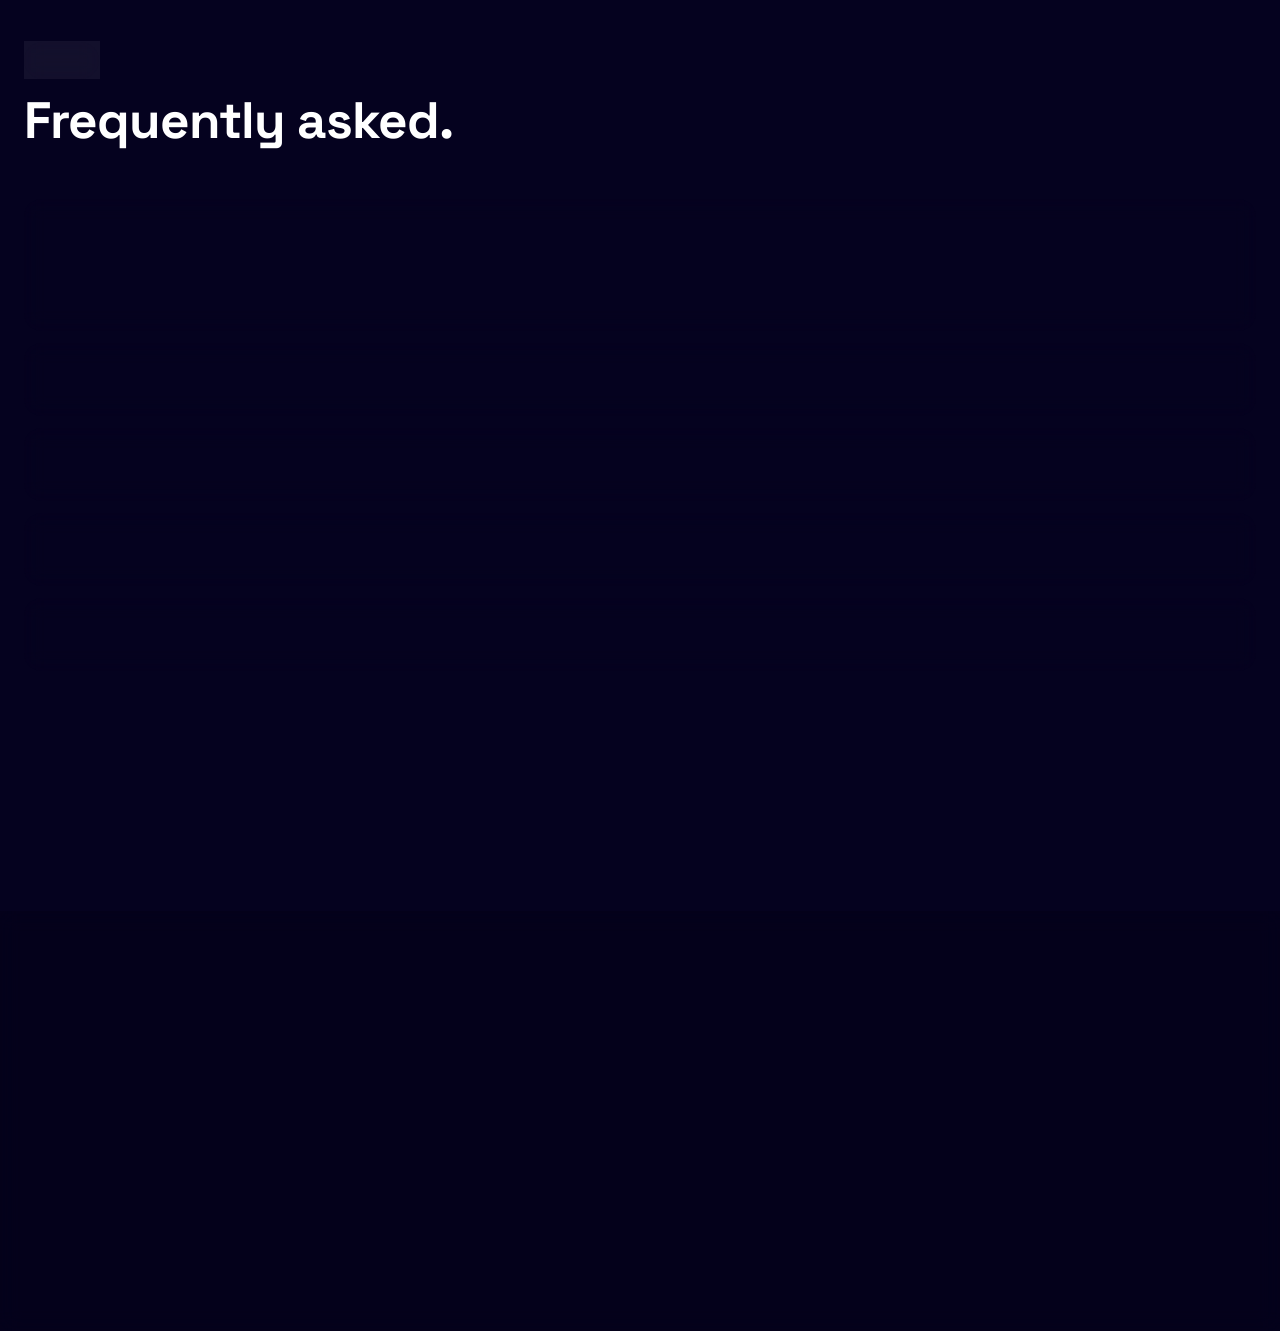
<file: contact.html>
<!doctype html>
<html lang="en">
<head>
<meta charset="utf-8"/>
<meta name="viewport" content="width=device-width,initial-scale=1"/>
<title>Contact — Aruna Nexvolt Technologies</title>
<meta name="description" content="Reach the Aruna Nexvolt engineering team for project briefs, AMC and consultations."/>
<meta name="author" content="Aruna Nexvolt"/>
<meta property="og:title" content="Contact — Aruna Nexvolt"/>
<meta property="og:description" content="Reach the Aruna Nexvolt engineering team for project briefs, AMC and consultations."/>
<meta property="og:type" content="website"/>
<link rel="preconnect" href="https://fonts.googleapis.com"/>
<link rel="preconnect" href="https://fonts.gstatic.com" crossorigin/>
<link href="https://fonts.googleapis.com/css2?family=Space+Grotesk:wght@400;500;600;700&family=Inter:wght@300;400;500;600;700&display=swap" rel="stylesheet"/>
<link rel="stylesheet" href="css/style.css"/>
<link rel="stylesheet" href="css/animations.css"/>
<link rel="stylesheet" href="css/components.css"/>
<link rel="stylesheet" href="css/responsive.css"/>
</head>
<body>
<div class="loader"><div class="lm"></div><div class="lt">ARUNA NEXVOLT</div></div>
<div class="cursor-glow"></div>
<div class="progress"></div>

<header class="nav">
  <a class="brand" href="index.html"><img src="assets/images/logo.jpeg" alt="Aruna Nexvolt Technologies" class="brand-logo"/></a>
  <nav class="nav-links">
    <a href="index.html">Home</a>
    <a href="about.html">About</a>
    <a href="services.html">Services</a>
    <a href="projects.html">Projects</a>
    
    <a href="contact.html">Contact</a>
  </nav>
  <div class="nav-cta">
    <a href="contact.html" class="btn btn-primary">Get a Quote <span class="arr">→</span></a>
    <button class="burger" aria-label="Menu"><span></span></button>
  </div>
</header>

<div class="mobile-menu">
  <a href="index.html">Home</a>
  <a href="about.html">About</a>
  <a href="services.html">Services</a>
  <a href="projects.html">Projects</a>

  <a href="contact.html">Contact</a>
</div>
<a class="wa" href="#" aria-label="WhatsApp">W</a>
<main>

<section class="ph-hero">
  <div class="container" data-reveal>
    <div class="crumbs"><a href="index.html">Home</a> · Contact</div>
    <h1>Let's <span class="gradient-text">build something</span> reliable.</h1>
    <p class="lead" style="max-width:62ch;margin:18px auto 0">Share your project brief — we typically respond within one business day with a senior engineer assigned.</p>
  </div>
</section>

<section class="section">
  <div class="container grid-2">
    <div data-reveal>
      <span class="eyebrow"><span class="dot"></span> Direct lines</span>
      <h2 style="margin-top:14px">Reach the right team, <span class="gradient-text">faster.</span></h2>
      <div class="grid-2" style="margin-top:30px;gap:18px">
        
          <div class="card">
            <h3 style="font-size:1.05rem">New Projects</h3>
            <p style="margin-top:10px;font-size:14px"><a href="mailto:info.arunanexvolt@gmail.com" style="color:#fff">info.arunanexvolt@gmail.com</a><br/><span class="muted">+91 98600 28525</span></p>
          </div>
          <div class="card">
            <h3 style="font-size:1.05rem">AMC & Support</h3>
            <p style="margin-top:10px;font-size:14px"><a href="mailto:info.arunanexvolt@gmail.com" style="color:#fff">info.arunanexvolt@gmail.com</a><br/><span class="muted">+91 98600 28525</span></p>
          </div>
          <div class="card">
            <h3 style="font-size:1.05rem">Careers</h3>
            <p style="margin-top:10px;font-size:14px"><a href="mailto:info.arunanexvolt@gmail.com" style="color:#fff">info.arunanexvolt@gmail.com</a><br/><span class="muted">+91 98600 28525</span></p>
          </div>
          <div class="card">
            <h3 style="font-size:1.05rem">General</h3>
            <p style="margin-top:10px;font-size:14px"><a href="mailto:info.arunanexvolt@gmail.com" style="color:#fff">info.arunanexvolt@gmail.com</a><br/><span class="muted">+91 98600 28525</span></p>
          </div>
      </div>
      <div class="card" style="margin-top:18px;padding:0;overflow:hidden">
        <div style="height:240px;background:
          linear-gradient(135deg,rgba(177,59,255,.25),rgba(255,204,0,.18)),
          repeating-linear-gradient(0deg,rgba(255,255,255,.06) 0 1px,transparent 1px 30px),
          repeating-linear-gradient(90deg,rgba(255,255,255,.06) 0 1px,transparent 1px 30px),
          #0c0648;display:grid;place-items:center;color:#fff;font-family:var(--f-display);letter-spacing:.2em">
          <div style="text-align:center"><div style="font-size:12px;color:var(--c-gold);letter-spacing:.3em">HEADQUARTERS</div><div style="margin-top:8px">NEW DELHI · INDIA</div></div>
        </div>
      </div>
    </div>

    <div data-reveal>
      <div class="card">
        <h3>Project enquiry</h3>
        <p style="margin:8px 0 22px;font-size:14px">Tell us a little about the brief. Required fields are marked.</p>
        <form class="form" data-demo>
          <div class="row-2">
            <div class="field"><label>Full name *</label><input required type="text" placeholder="Your name"/></div>
            <div class="field"><label>Company</label><input type="text" placeholder="Company name"/></div>
          </div>
          <div class="row-2">
            <div class="field"><label>Email *</label><input required type="email" placeholder="you@company.com"/></div>
            <div class="field"><label>Phone</label><input type="tel" placeholder="+91 ..."/></div>
          </div>
          <div class="field"><label>Service of interest</label>
            <select>
              <option>Electrical Engineering</option><option>Fire Protection</option>
              <option>ELV / Data Cabling</option><option>CCTV & Surveillance</option>
              <option>Access Control</option><option>IT Infrastructure</option>
              <option>Building Automation</option><option>Electrical Safety Audit</option>
              <option>AMC / Maintenance</option>
            </select>
          </div>
          <div class="field"><label>Project brief *</label><textarea required placeholder="Site location, scope, timelines..."></textarea></div>
          <button type="submit" class="btn btn-primary">Send enquiry <span class="arr">→</span></button>
        </form>
      </div>
    </div>
  </div>
</section>

<section class="section">
  <div class="container">
    <div class="s-head" data-reveal>
      <div class="left">
        <span class="eyebrow"><span class="dot"></span> FAQ</span>
        <h2>Frequently asked.</h2>
      </div>
    </div>
    <div class="acc" data-reveal>
      <details open><summary>Do you take on multi-discipline integrated projects?</summary><p>Yes — most of our work combines electrical, ELV, fire and IT scopes under a single coordinated delivery team.</p></details>
      <details><summary>What geographies do you serve?</summary><p>India (pan-India) and select GCC countries. We mobilise on-site engineering teams for projects above a defined threshold.</p></details>
      <details><summary>Do you offer AMC & 24/7 support?</summary><p>Yes. Our NOC provides SLA-backed monitoring, predictive maintenance and on-call emergency response.</p></details>
      <details><summary>Can you take over a project mid-execution?</summary><p>We frequently rescue stalled installations — starting with a site audit and gap report before mobilising.</p></details>
      <details><summary>What documentation is provided at handover?</summary><p>As-built drawings, FAT/SAT records, O&M manuals, training videos and a digital asset register.</p></details>
    </div>
  </div>
</section>

</main>

<footer>
  <div class="container">
    <div class="f-grid">
      <div>
        <a class="brand" href="index.html"><img src="assets/images/logo.jpeg" alt="Aruna Nexvolt Technologies" class="brand-logo"/></a>
        <p style="margin-top:18px;max-width:34ch">Engineering smarter infrastructure for tomorrow's industries — electrical, fire, ELV, security and IT, delivered with precision.</p>
        <div class="socials" style="margin-top:18px">
          <a href="#" aria-label="LinkedIn">in</a>
          <a href="#" aria-label="X">x</a>
          <a href="#" aria-label="Instagram">ig</a>
          <a href="#" aria-label="YouTube">yt</a>
        </div>
      </div>
      <div>
        <h5>Company</h5>
        <ul>
          <li><a href="about.html">About</a></li>
          <li><a href="projects.html">Projects</a></li>
          <li><a href="certifications.html">Certifications</a></li>
          <li><a href="contact.html">Contact</a></li>
        </ul>
      </div>
      <div>
        <h5>Services</h5>
        <ul>
          <li><a href="services.html">Electrical Engineering</a></li>
          <li><a href="services.html">Fire Protection</a></li>
          <li><a href="services.html">ELV & Data Cabling</a></li>
          <li><a href="services.html">CCTV & Access Control</a></li>
          <li><a href="services.html">IT Infrastructure</a></li>
        </ul>
      </div>
      <div>
        <h5>Reach Us</h5>
        <ul>
          <li>Aruna Nexvolt Technologies</li>
          <li>Pune, Maharashtra, India</li>
          <li>+91 98600 28525</li>
          <li>info.arunanexvolt@gmail.com</li>
        </ul>
      </div>
    </div>
    <div class="f-bottom">
      <span>© 2026 Aruna Nexvolt Technologies All rights reserved.</span>
      <span>Crafted with precision · Privacy · Terms</span>
    </div>
  </div>
</footer>
<script src="js/smooth-scroll.js"></script>
<script src="js/animations.js"></script>
<script src="js/effects.js"></script>
<script src="js/main.js"></script>
</body></html>
</file>
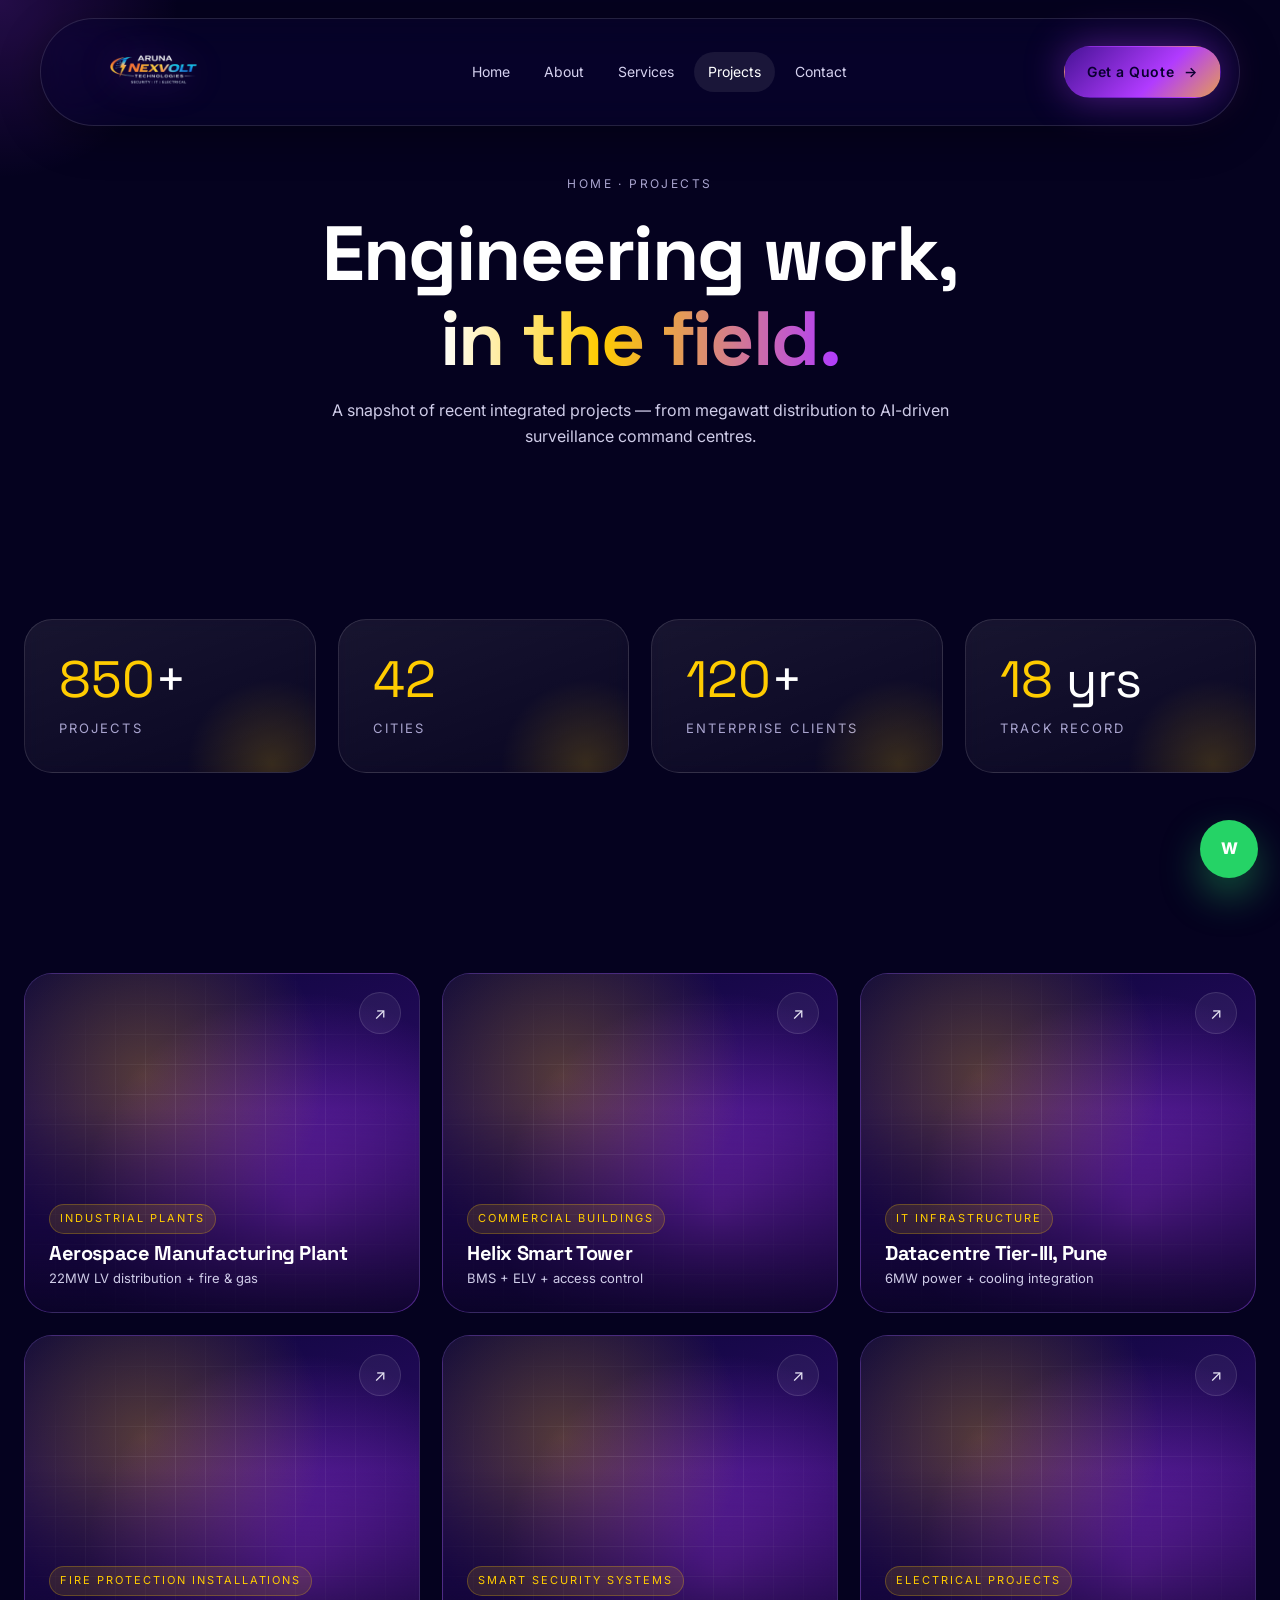
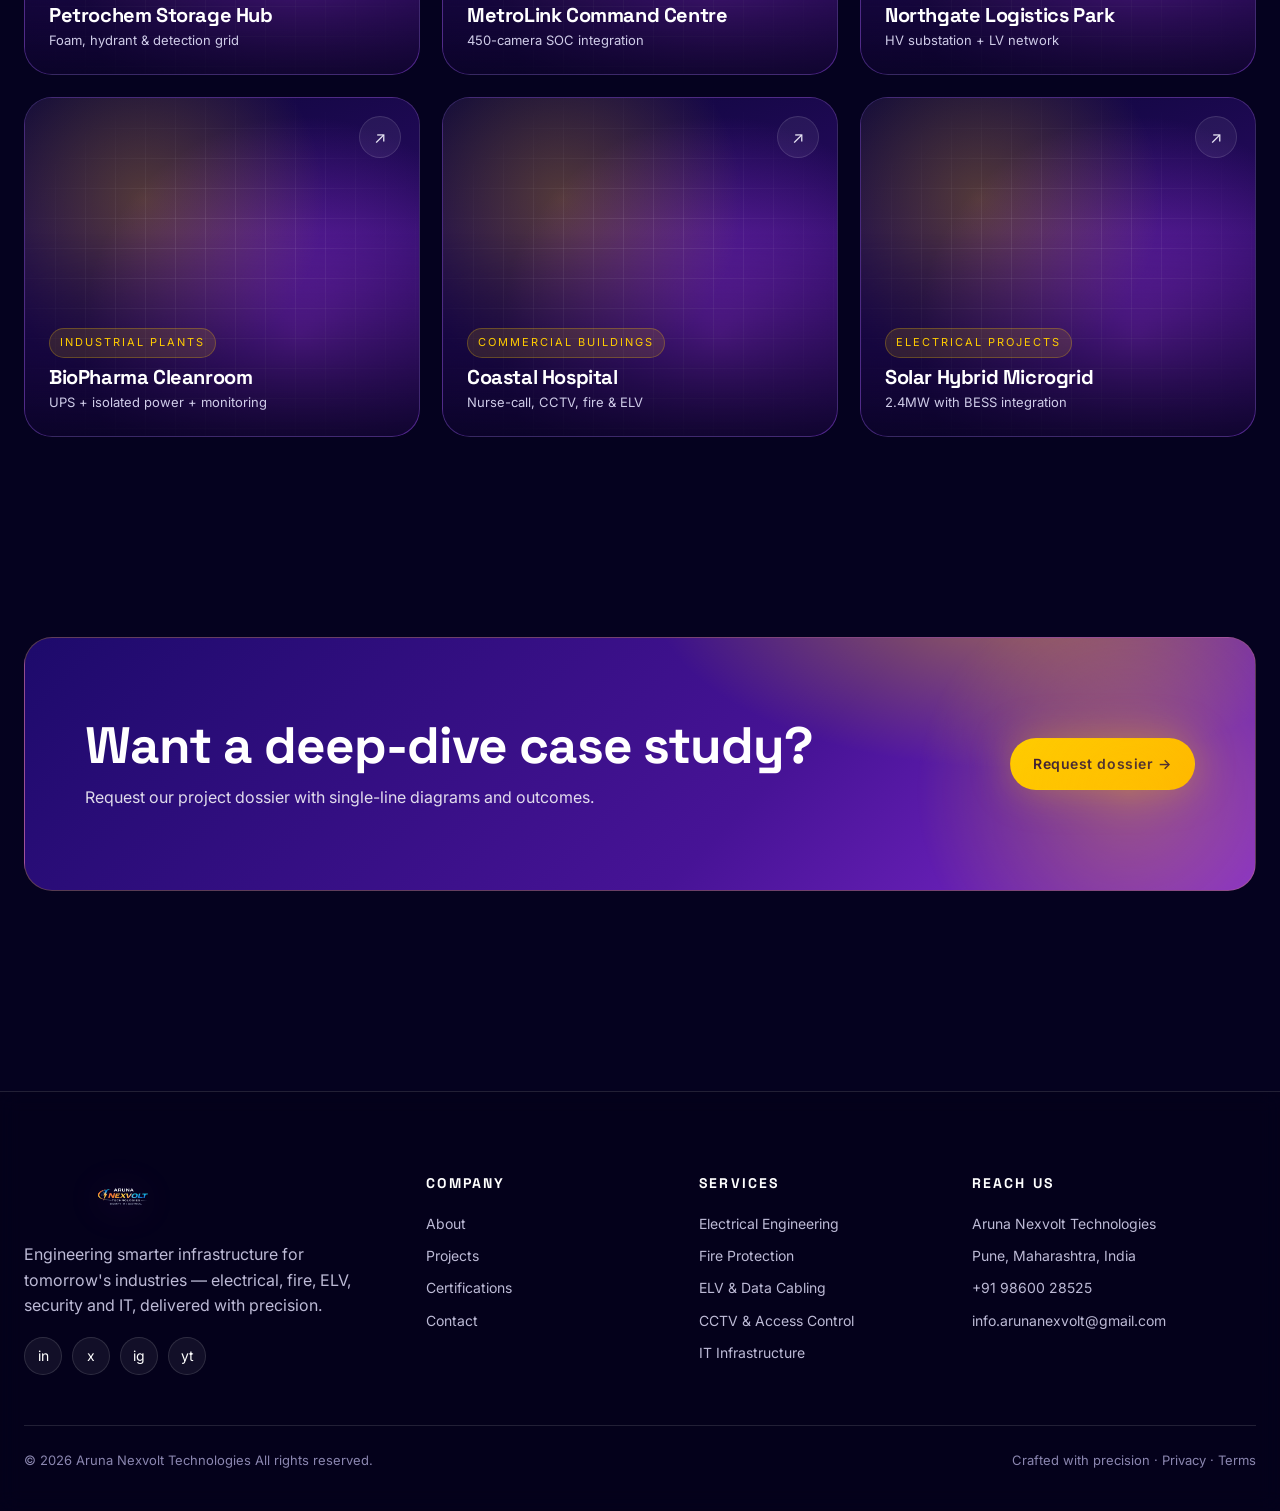
<file: projects.html>
<!doctype html>
<html lang="en">
<head>
<meta charset="utf-8"/>
<meta name="viewport" content="width=device-width,initial-scale=1"/>
<title>Projects — Aruna Nexvolt Technologies</title>
<meta name="description" content="Industrial, commercial and IT infrastructure projects engineered by Aruna Nexvolt."/>
<meta name="author" content="Aruna Nexvolt"/>
<meta property="og:title" content="Projects — Aruna Nexvolt"/>
<meta property="og:description" content="Industrial, commercial and IT infrastructure projects engineered by Aruna Nexvolt."/>
<meta property="og:type" content="website"/>
<link rel="preconnect" href="https://fonts.googleapis.com"/>
<link rel="preconnect" href="https://fonts.gstatic.com" crossorigin/>
<link href="https://fonts.googleapis.com/css2?family=Space+Grotesk:wght@400;500;600;700&family=Inter:wght@300;400;500;600;700&display=swap" rel="stylesheet"/>
<link rel="stylesheet" href="css/style.css"/>
<link rel="stylesheet" href="css/animations.css"/>
<link rel="stylesheet" href="css/components.css"/>
<link rel="stylesheet" href="css/responsive.css"/>
</head>
<body>
<div class="loader"><div class="lm"></div><div class="lt">ARUNA NEXVOLT</div></div>
<div class="cursor-glow"></div>
<div class="progress"></div>

<header class="nav">
  <a class="brand" href="index.html"><img src="assets/images/logo.jpeg" alt="Aruna Nexvolt Technologies" class="brand-logo"/></a>
  <nav class="nav-links">
    <a href="index.html">Home</a>
    <a href="about.html">About</a>
    <a href="services.html">Services</a>
    <a href="projects.html">Projects</a>
    
    <a href="contact.html">Contact</a>
  </nav>
  <div class="nav-cta">
    <a href="contact.html" class="btn btn-primary">Get a Quote <span class="arr">→</span></a>
    <button class="burger" aria-label="Menu"><span></span></button>
  </div>
</header>

<div class="mobile-menu">
  <a href="index.html">Home</a>
  <a href="about.html">About</a>
  <a href="services.html">Services</a>
  <a href="projects.html">Projects</a>
  
  <a href="contact.html">Contact</a>
</div>
<a class="wa" href="#" aria-label="WhatsApp">W</a>
<main>

<section class="ph-hero">
  <div class="container" data-reveal>
    <div class="crumbs"><a href="index.html">Home</a> · Projects</div>
    <h1>Engineering work, <span class="gradient-text">in the field.</span></h1>
    <p class="lead" style="max-width:62ch;margin:18px auto 0">A snapshot of recent integrated projects — from megawatt distribution to AI-driven surveillance command centres.</p>
  </div>
</section>

<section class="section-sm">
  <div class="container">
    <div class="stats" data-reveal-stagger>
      <div class="stat-tile"><div class="v"><span data-count="850">0</span>+</div><div class="l">Projects</div></div>
      <div class="stat-tile"><div class="v"><span data-count="42">0</span></div><div class="l">Cities</div></div>
      <div class="stat-tile"><div class="v"><span data-count="120">0</span>+</div><div class="l">Enterprise Clients</div></div>
      <div class="stat-tile"><div class="v"><span data-count="18">0</span> yrs</div><div class="l">Track Record</div></div>
    </div>
  </div>
</section>

<section class="section">
  <div class="container">
    <div class="proj-grid" data-reveal-stagger>
      
        <a class="proj" href="contact.html">
          <div class="ph"></div><div class="veil"></div>
          <div class="arr">↗</div>
          <div class="meta"><div><div class="tag">Industrial Plants</div><h3 style="margin-top:8px">Aerospace Manufacturing Plant</h3><p style="font-size:13px;color:#cfcce8;margin-top:4px">22MW LV distribution + fire & gas</p></div></div>
        </a>
        <a class="proj" href="contact.html">
          <div class="ph"></div><div class="veil"></div>
          <div class="arr">↗</div>
          <div class="meta"><div><div class="tag">Commercial Buildings</div><h3 style="margin-top:8px">Helix Smart Tower</h3><p style="font-size:13px;color:#cfcce8;margin-top:4px">BMS + ELV + access control</p></div></div>
        </a>
        <a class="proj" href="contact.html">
          <div class="ph"></div><div class="veil"></div>
          <div class="arr">↗</div>
          <div class="meta"><div><div class="tag">IT Infrastructure</div><h3 style="margin-top:8px">Datacentre Tier-III, Pune</h3><p style="font-size:13px;color:#cfcce8;margin-top:4px">6MW power + cooling integration</p></div></div>
        </a>
        <a class="proj" href="contact.html">
          <div class="ph"></div><div class="veil"></div>
          <div class="arr">↗</div>
          <div class="meta"><div><div class="tag">Fire Protection Installations</div><h3 style="margin-top:8px">Petrochem Storage Hub</h3><p style="font-size:13px;color:#cfcce8;margin-top:4px">Foam, hydrant & detection grid</p></div></div>
        </a>
        <a class="proj" href="contact.html">
          <div class="ph"></div><div class="veil"></div>
          <div class="arr">↗</div>
          <div class="meta"><div><div class="tag">Smart Security Systems</div><h3 style="margin-top:8px">MetroLink Command Centre</h3><p style="font-size:13px;color:#cfcce8;margin-top:4px">450-camera SOC integration</p></div></div>
        </a>
        <a class="proj" href="contact.html">
          <div class="ph"></div><div class="veil"></div>
          <div class="arr">↗</div>
          <div class="meta"><div><div class="tag">Electrical Projects</div><h3 style="margin-top:8px">Northgate Logistics Park</h3><p style="font-size:13px;color:#cfcce8;margin-top:4px">HV substation + LV network</p></div></div>
        </a>
        <a class="proj" href="contact.html">
          <div class="ph"></div><div class="veil"></div>
          <div class="arr">↗</div>
          <div class="meta"><div><div class="tag">Industrial Plants</div><h3 style="margin-top:8px">BioPharma Cleanroom</h3><p style="font-size:13px;color:#cfcce8;margin-top:4px">UPS + isolated power + monitoring</p></div></div>
        </a>
        <a class="proj" href="contact.html">
          <div class="ph"></div><div class="veil"></div>
          <div class="arr">↗</div>
          <div class="meta"><div><div class="tag">Commercial Buildings</div><h3 style="margin-top:8px">Coastal Hospital</h3><p style="font-size:13px;color:#cfcce8;margin-top:4px">Nurse-call, CCTV, fire & ELV</p></div></div>
        </a>
        <a class="proj" href="contact.html">
          <div class="ph"></div><div class="veil"></div>
          <div class="arr">↗</div>
          <div class="meta"><div><div class="tag">Electrical Projects</div><h3 style="margin-top:8px">Solar Hybrid Microgrid</h3><p style="font-size:13px;color:#cfcce8;margin-top:4px">2.4MW with BESS integration</p></div></div>
        </a>
    </div>
  </div>
</section>

<section class="section-sm">
  <div class="container"><div class="cta-banner" data-reveal>
    <div class="inner">
      <div><h2>Want a deep-dive case study?</h2><p style="margin-top:10px">Request our project dossier with single-line diagrams and outcomes.</p></div>
      <div class="actions"><a href="contact.html" class="btn btn-gold">Request dossier →</a></div>
    </div>
  </div></div>
</section>

</main>

<footer>
  <div class="container">
    <div class="f-grid">
      <div>
        <a class="brand" href="index.html"><img src="assets/images/logo.jpeg" alt="Aruna Nexvolt Technologies" class="brand-logo"/></a>
        <p style="margin-top:18px;max-width:34ch">Engineering smarter infrastructure for tomorrow's industries — electrical, fire, ELV, security and IT, delivered with precision.</p>
        <div class="socials" style="margin-top:18px">
          <a href="#" aria-label="LinkedIn">in</a>
          <a href="#" aria-label="X">x</a>
          <a href="#" aria-label="Instagram">ig</a>
          <a href="#" aria-label="YouTube">yt</a>
        </div>
      </div>
      <div>
        <h5>Company</h5>
        <ul>
          <li><a href="about.html">About</a></li>
          <li><a href="projects.html">Projects</a></li>
          <li><a href="certifications.html">Certifications</a></li>
          <li><a href="contact.html">Contact</a></li>
        </ul>
      </div>
      <div>
        <h5>Services</h5>
        <ul>
          <li><a href="services.html">Electrical Engineering</a></li>
          <li><a href="services.html">Fire Protection</a></li>
          <li><a href="services.html">ELV & Data Cabling</a></li>
          <li><a href="services.html">CCTV & Access Control</a></li>
          <li><a href="services.html">IT Infrastructure</a></li>
        </ul>
      </div>
      <div>
        <h5>Reach Us</h5>
        <ul>
          <li>Aruna Nexvolt Technologies</li>
          <li>Pune, Maharashtra, India</li>
          <li>+91 98600 28525</li>
          <li>info.arunanexvolt@gmail.com</li>
        </ul>
      </div>
    </div>
    <div class="f-bottom">
      <span>© 2026 Aruna Nexvolt Technologies All rights reserved.</span>
      <span>Crafted with precision · Privacy · Terms</span>
    </div>
  </div>
</footer>
<script src="js/smooth-scroll.js"></script>
<script src="js/animations.js"></script>
<script src="js/effects.js"></script>
<script src="js/main.js"></script>
</body></html>
</file>
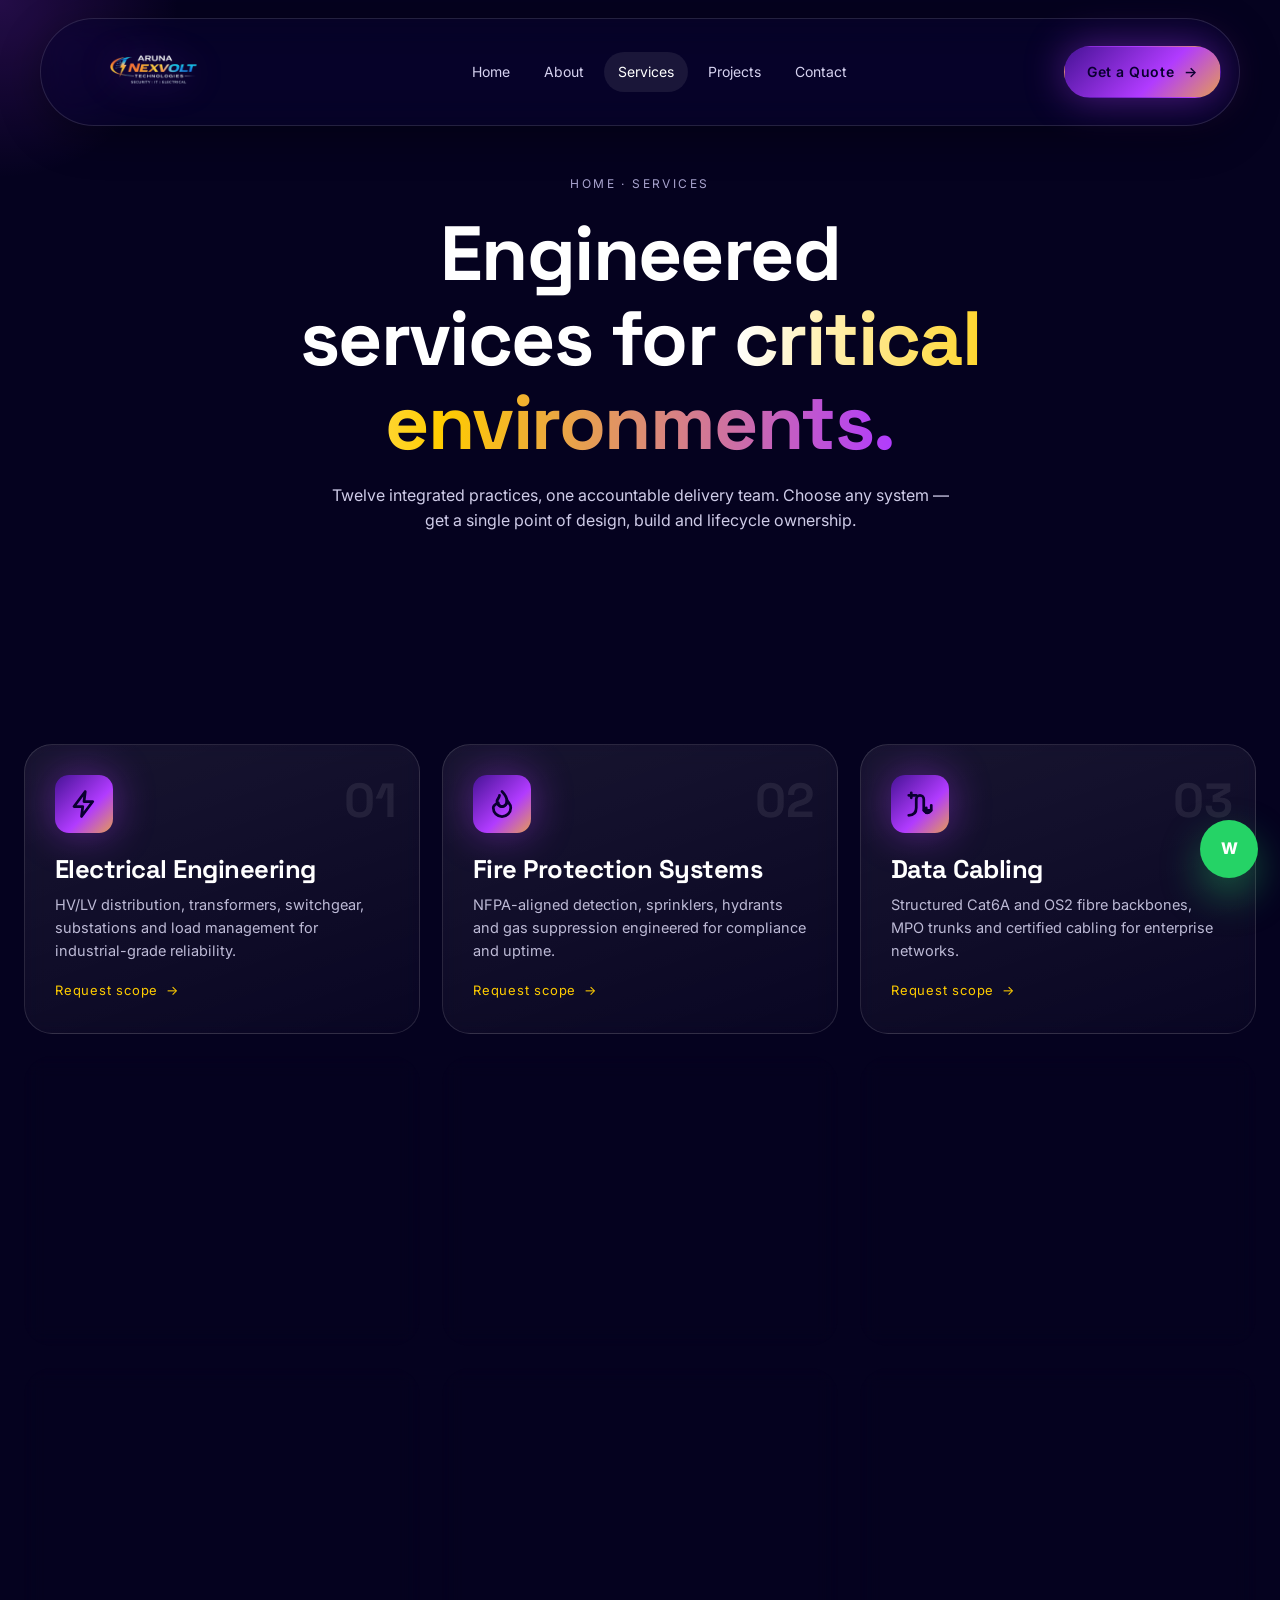
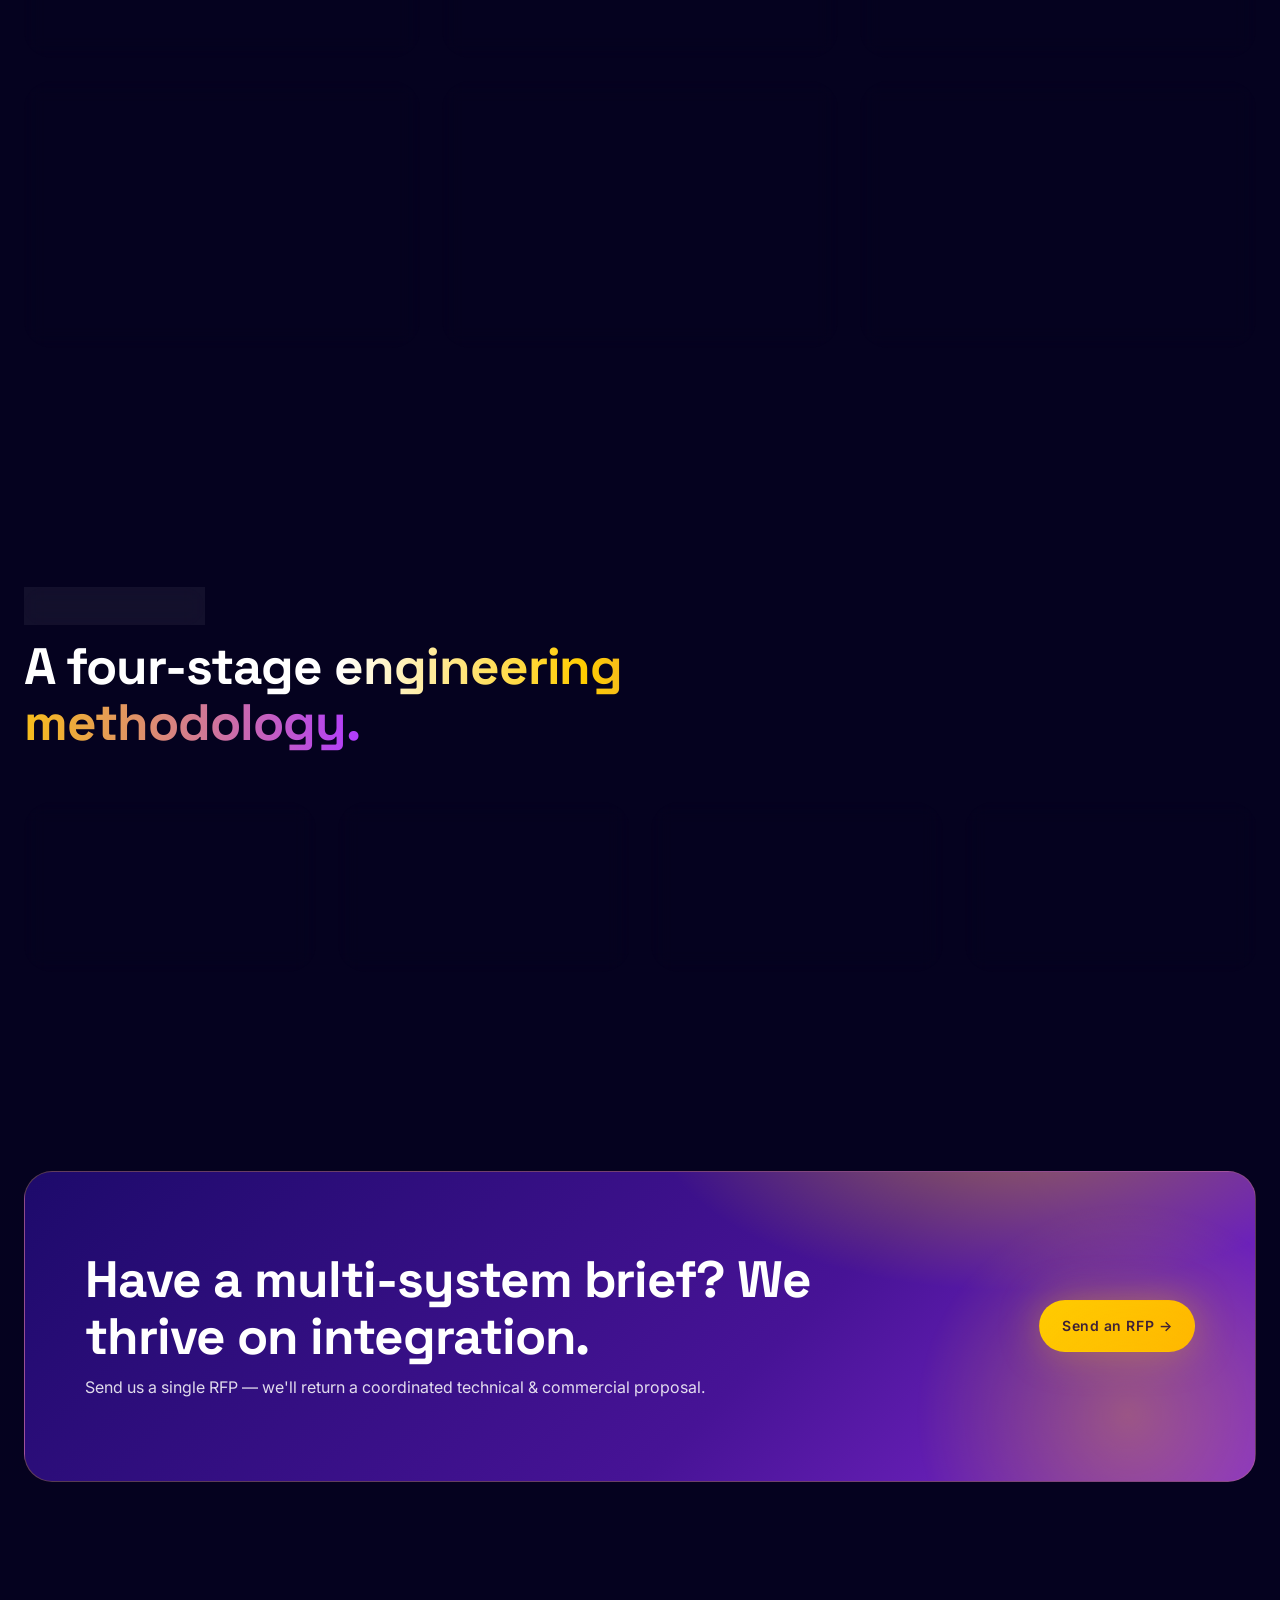
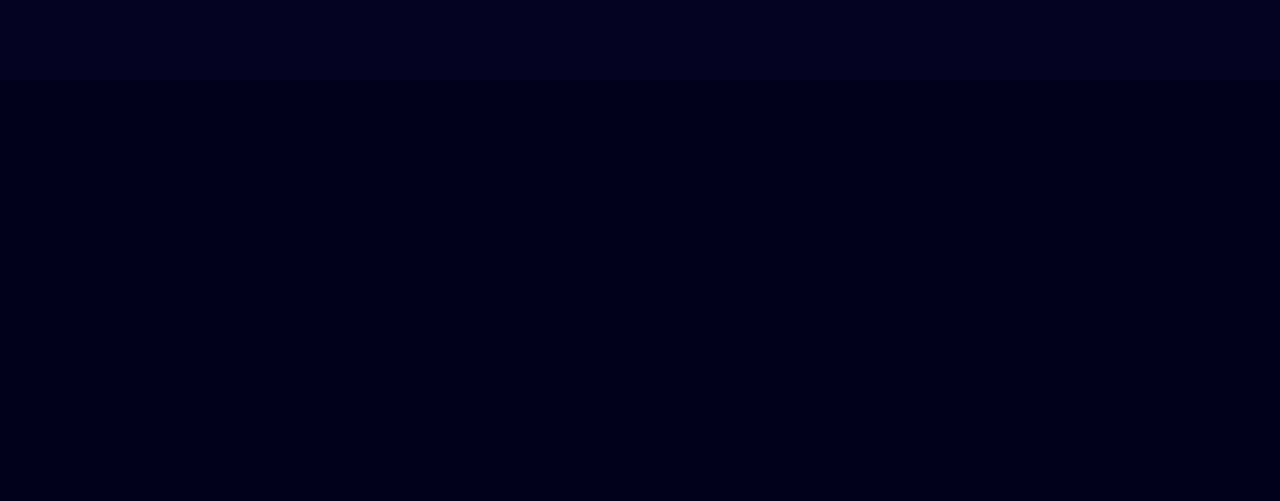
<file: services.html>
<!doctype html>
<html lang="en">
<head>
<meta charset="utf-8"/>
<meta name="viewport" content="width=device-width,initial-scale=1"/>
<title>Services — Aruna Nexvolt Technologies</title>
<meta name="description" content="Twelve integrated engineering practices — electrical, fire, ELV, security, IT and maintenance."/>
<meta name="author" content="Aruna Nexvolt"/>
<meta property="og:title" content="Services — Aruna Nexvolt"/>
<meta property="og:description" content="Twelve integrated engineering practices — electrical, fire, ELV, security, IT and maintenance."/>
<meta property="og:type" content="website"/>
<link rel="preconnect" href="https://fonts.googleapis.com"/>
<link rel="preconnect" href="https://fonts.gstatic.com" crossorigin/>
<link href="https://fonts.googleapis.com/css2?family=Space+Grotesk:wght@400;500;600;700&family=Inter:wght@300;400;500;600;700&display=swap" rel="stylesheet"/>
<link rel="stylesheet" href="css/style.css"/>
<link rel="stylesheet" href="css/animations.css"/>
<link rel="stylesheet" href="css/components.css"/>
<link rel="stylesheet" href="css/responsive.css"/>
</head>
<body>
<div class="loader"><div class="lm"></div><div class="lt">ARUNA NEXVOLT</div></div>
<div class="cursor-glow"></div>
<div class="progress"></div>

<header class="nav">
  <a class="brand" href="index.html"><img src="assets/images/logo.jpeg" alt="Aruna Nexvolt Technologies" class="brand-logo"/></a>
  <nav class="nav-links">
    <a href="index.html">Home</a>
    <a href="about.html">About</a>
    <a href="services.html">Services</a>
    <a href="projects.html">Projects</a>
    <a href="contact.html">Contact</a>
  </nav>
  <div class="nav-cta">
    <a href="contact.html" class="btn btn-primary">Get a Quote <span class="arr">→</span></a>
    <button class="burger" aria-label="Menu"><span></span></button>
  </div>
</header>

<div class="mobile-menu">
  <a href="index.html">Home</a>
  <a href="about.html">About</a>
  <a href="services.html">Services</a>
  <a href="projects.html">Projects</a>
  <a href="contact.html">Contact</a>
</div>
<a class="wa" href="https://wa.me/919860028525" aria-label="WhatsApp">W</a>
<main>

<section class="ph-hero">
  <div class="container" data-reveal>
    <div class="crumbs"><a href="index.html">Home</a> · Services</div>
    <h1>Engineered services for <span class="gradient-text">critical environments.</span></h1>
    <p class="lead" style="max-width:64ch;margin:18px auto 0">Twelve integrated practices, one accountable delivery team. Choose any system — get a single point of design, build and lifecycle ownership.</p>
  </div>
</section>

<section class="section">
  <div class="container">
    <div class="cards" data-reveal-stagger>
      
        <div class="card">
          <div class="num">01</div>
          <div class="ico-wrap"><svg viewBox="0 0 24 24" fill="none" stroke="currentColor" stroke-width="2.2" stroke-linecap="round" stroke-linejoin="round"><path d="M13 2 4 14h7l-1 8 9-12h-7l1-8Z"/></svg></div>
          <h3>Electrical Engineering</h3><p>HV/LV distribution, transformers, switchgear, substations and load management for industrial-grade reliability.</p>
          <a class="more" href="contact.html">Request scope</a>
        </div>
        <div class="card">
          <div class="num">02</div>
          <div class="ico-wrap"><svg viewBox="0 0 24 24" fill="none" stroke="currentColor" stroke-width="2.2" stroke-linecap="round" stroke-linejoin="round"><path d="M12 2s4 4 4 8a4 4 0 0 1-8 0c0-2 2-3 2-5"/><path d="M5 15a7 7 0 0 0 14 0c0-3-2-4-3-6 0 4-3 5-4 5s-3-1-3-3c-2 1-4 2-4 4Z"/></svg></div>
          <h3>Fire Protection Systems</h3><p>NFPA-aligned detection, sprinklers, hydrants and gas suppression engineered for compliance and uptime.</p>
          <a class="more" href="contact.html">Request scope</a>
        </div>
        <div class="card">
          <div class="num">03</div>
          <div class="ico-wrap"><svg viewBox="0 0 24 24" fill="none" stroke="currentColor" stroke-width="2.2" stroke-linecap="round" stroke-linejoin="round"><path d="M3 21c4 0 6-2 6-6V8a3 3 0 0 1 6 0v8a3 3 0 0 0 6 0v-3"/><path d="M3 5h6M5 3v4M15 17h6M17 15v4"/></svg></div>
          <h3>Data Cabling</h3><p>Structured Cat6A and OS2 fibre backbones, MPO trunks and certified cabling for enterprise networks.</p>
          <a class="more" href="contact.html">Request scope</a>
        </div>
        <div class="card">
          <div class="num">04</div>
          <div class="ico-wrap"><svg viewBox="0 0 24 24" fill="none" stroke="currentColor" stroke-width="2.2" stroke-linecap="round" stroke-linejoin="round"><rect x="5" y="5" width="14" height="14" rx="2"/><rect x="9" y="9" width="6" height="6"/><path d="M9 1v3M15 1v3M9 20v3M15 20v3M1 9h3M1 15h3M20 9h3M20 15h3"/></svg></div>
          <h3>ELV Systems</h3><p>BMS, PA/VA, intercom and intelligent low-voltage subsystems integrated on a single IP fabric.</p>
          <a class="more" href="contact.html">Request scope</a>
        </div>
        <div class="card">
          <div class="num">05</div>
          <div class="ico-wrap"><svg viewBox="0 0 24 24" fill="none" stroke="currentColor" stroke-width="2.2" stroke-linecap="round" stroke-linejoin="round"><rect x="2" y="7" width="14" height="10" rx="2"/><path d="m16 10 6-3v10l-6-3z"/></svg></div>
          <h3>CCTV & Surveillance</h3><p>AI-driven IP video, thermal cameras, ANPR and SOC integration with 99.99% uptime.</p>
          <a class="more" href="contact.html">Request scope</a>
        </div>
        <div class="card">
          <div class="num">06</div>
          <div class="ico-wrap"><svg viewBox="0 0 24 24" fill="none" stroke="currentColor" stroke-width="2.2" stroke-linecap="round" stroke-linejoin="round"><rect x="4" y="11" width="16" height="10" rx="2"/><path d="M8 11V7a4 4 0 0 1 8 0v4"/></svg></div>
          <h3>Access Control</h3><p>Biometric, RFID, turnstile and visitor systems with centralised identity governance.</p>
          <a class="more" href="contact.html">Request scope</a>
        </div>
        <div class="card">
          <div class="num">07</div>
          <div class="ico-wrap"><svg viewBox="0 0 24 24" fill="none" stroke="currentColor" stroke-width="2.2" stroke-linecap="round" stroke-linejoin="round"><circle cx="12" cy="12" r="9"/><path d="M3 12h18M12 3a14 14 0 0 1 0 18M12 3a14 14 0 0 0 0 18"/></svg></div>
          <h3>Networking Solutions</h3><p>Enterprise LAN/WAN, SD-WAN, Wi-Fi 6E and segmentation for OT/IT convergence.</p>
          <a class="more" href="contact.html">Request scope</a>
        </div>
        <div class="card">
          <div class="num">08</div>
          <div class="ico-wrap"><svg viewBox="0 0 24 24" fill="none" stroke="currentColor" stroke-width="2.2" stroke-linecap="round" stroke-linejoin="round"><path d="M3 21V5l9-3 9 3v16"/><path d="M9 21V11h6v10M3 21h18"/></svg></div>
          <h3>Building Automation</h3><p>HVAC, lighting and energy controls under a unified BMS with analytics dashboards.</p>
          <a class="more" href="contact.html">Request scope</a>
        </div>
        <div class="card">
          <div class="num">09</div>
          <div class="ico-wrap"><svg viewBox="0 0 24 24" fill="none" stroke="currentColor" stroke-width="2.2" stroke-linecap="round" stroke-linejoin="round"><rect x="3" y="3" width="18" height="7" rx="2"/><rect x="3" y="14" width="18" height="7" rx="2"/><path d="M7 6h.01M7 17h.01"/></svg></div>
          <h3>IT Infrastructure</h3><p>Datacentres, server rooms, structured racks and edge connectivity for mission-critical workloads.</p>
          <a class="more" href="contact.html">Request scope</a>
        </div>
        <div class="card">
          <div class="num">10</div>
          <div class="ico-wrap"><svg viewBox="0 0 24 24" fill="none" stroke="currentColor" stroke-width="2.2" stroke-linecap="round" stroke-linejoin="round"><path d="M12 2 4 5v7c0 5 4 9 8 10 4-1 8-5 8-10V5z"/><path d="m9 12 2 2 4-4"/></svg></div>
          <h3>Security Systems</h3><p>Perimeter, intrusion, video analytics and command-and-control integrations.</p>
          <a class="more" href="contact.html">Request scope</a>
        </div>
        <div class="card">
          <div class="num">11</div>
          <div class="ico-wrap"><svg viewBox="0 0 24 24" fill="none" stroke="currentColor" stroke-width="2.2" stroke-linecap="round" stroke-linejoin="round"><path d="M9 12h6M9 16h4"/><path d="M14 2H6a2 2 0 0 0-2 2v16a2 2 0 0 0 2 2h12a2 2 0 0 0 2-2V8z"/><path d="M14 2v6h6"/></svg></div>
          <h3>Electrical Safety Audit</h3><p>Thermography, earth pit testing, arc-flash and IS/IEC compliance audits.</p>
          <a class="more" href="contact.html">Request scope</a>
        </div>
        <div class="card">
          <div class="num">12</div>
          <div class="ico-wrap"><svg viewBox="0 0 24 24" fill="none" stroke="currentColor" stroke-width="2.2" stroke-linecap="round" stroke-linejoin="round"><path d="M14.7 6.3a4 4 0 0 0 5 5L21 13l-8 8-8-8 1.7-1.3a4 4 0 0 0 5-5L13 4l1.7 2.3Z"/></svg></div>
          <h3>Industrial Maintenance</h3><p>Preventive, predictive and emergency AMC backed by SLA-driven NOC support.</p>
          <a class="more" href="contact.html">Request scope</a>
        </div>
    </div>
  </div>
</section>

<section class="section">
  <div class="container">
    <div class="s-head" data-reveal>
      <div class="left">
        <span class="eyebrow"><span class="dot"></span> How we deliver</span>
        <h2>A four-stage <span class="gradient-text">engineering methodology.</span></h2>
      </div>
    </div>
    <div class="grid-4" data-reveal-stagger>
      
        <div class="card"><div class="num">01</div><h3>Discover</h3><p>Site survey, load study, risk and stakeholder mapping.</p></div>
        <div class="card"><div class="num">02</div><h3>Design</h3><p>BoQ, single-line diagrams, BIM-coordinated drawings, simulations.</p></div>
        <div class="card"><div class="num">03</div><h3>Deliver</h3><p>Procurement, installation, FAT/SAT and commissioning.</p></div>
        <div class="card"><div class="num">04</div><h3>Operate</h3><p>SLA-backed AMC, predictive analytics and 24/7 NOC support.</p></div>
    </div>
  </div>
</section>

<section class="section-sm">
  <div class="container"><div class="cta-banner" data-reveal>
    <div class="inner">
      <div><h2>Have a multi-system brief? We thrive on integration.</h2><p style="margin-top:10px">Send us a single RFP — we'll return a coordinated technical & commercial proposal.</p></div>
      <div class="actions"><a href="contact.html" class="btn btn-gold">Send an RFP →</a></div>
    </div>
  </div></div>
</section>

</main>

<footer>
  <div class="container">
    <div class="f-grid">
      <div>
        <a class="brand" href="index.html"><img src="assets/images/logo.jpeg" alt="Aruna Nexvolt Technologies" class="brand-logo"/></a>
        <p style="margin-top:18px;max-width:34ch">Engineering smarter infrastructure for tomorrow's industries — electrical, fire, ELV, security and IT, delivered with precision.</p>
        <div class="socials" style="margin-top:18px">
          <a href="#" aria-label="LinkedIn">in</a>
          <a href="#" aria-label="X">x</a>
          <a href="#" aria-label="Instagram">ig</a>
          <a href="#" aria-label="YouTube">yt</a>
        </div>
      </div>
      <div>
        <h5>Company</h5>
        <ul>
          <li><a href="about.html">About</a></li>
          <li><a href="projects.html">Projects</a></li>
          <li><a href="certifications.html">Certifications</a></li>
          <li><a href="contact.html">Contact</a></li>
        </ul>
      </div>
      <div>
        <h5>Services</h5>
        <ul>
          <li><a href="services.html">Electrical Engineering</a></li>
          <li><a href="services.html">Fire Protection</a></li>
          <li><a href="services.html">ELV & Data Cabling</a></li>
          <li><a href="services.html">CCTV & Access Control</a></li>
          <li><a href="services.html">IT Infrastructure</a></li>
        </ul>
      </div>
      <div>
        <h5>Reach Us</h5>
        <ul>
          <li>Aruna Nexvolt Technologies</li>
          <li>Pune, Maharashtra, India</li>
          <li>+91 98600 28525</li>
          <li>info.arunanexvolt@gmail.com</li>
        </ul>
      </div>
    </div>
    <div class="f-bottom">
      <span>© 2020 Aruna Nexvolt Technologies All rights reserved.</span>
      <span>Crafted with precision · Privacy · Terms</span>
    </div>
  </div>
</footer>
<script src="js/smooth-scroll.js"></script>
<script src="js/animations.js"></script>
<script src="js/effects.js"></script>
<script src="js/main.js"></script>
</body></html>
</file>
<file: css/style.css>
/* =========================================================
   ARUNA NEXVOLT — Industrial Tech Website
   Core stylesheet (design system + layout + components)
   ========================================================= */

:root{
  --c-dark:#090040;
  --c-purple:#471396;
  --c-accent:#B13BFF;
  --c-gold:#FFCC00;
  --c-white:#FFFFFF;
  --c-mist:#F5F5F5;
  --c-black:#0D0D0D;

  --bg-0:#05021f;
  --bg-1:#090040;
  --bg-2:#0e0654;

  --grad-primary:linear-gradient(135deg,#471396 0%,#B13BFF 60%,#FFCC00 120%);
  --grad-soft:linear-gradient(135deg,rgba(177,59,255,.18),rgba(255,204,0,.12));
  --grad-text:linear-gradient(90deg,#fff 0%,#FFCC00 40%,#B13BFF 100%);
  --grad-card:linear-gradient(160deg,rgba(255,255,255,.08),rgba(255,255,255,.02));

  --glass-bg:rgba(255,255,255,.06);
  --glass-brd:rgba(255,255,255,.12);
  --glow-purple:0 0 40px rgba(177,59,255,.45);
  --glow-gold:0 0 40px rgba(255,204,0,.35);

  --radius-sm:10px;
  --radius:18px;
  --radius-lg:28px;

  --f-display:"Space Grotesk","Poppins",sans-serif;
  --f-body:"Inter","Poppins",sans-serif;

  --maxw:1280px;
  --nav-h:74px;
}

*{box-sizing:border-box;margin:0;padding:0}
html,body{background:var(--bg-0);color:#e8e6f5;font-family:var(--f-body);-webkit-font-smoothing:antialiased;overflow-x:hidden}
body{line-height:1.6;font-size:16px}
img,svg,video{max-width:100%;display:block}
a{color:inherit;text-decoration:none}
button{font:inherit;cursor:pointer;border:0;background:none;color:inherit}
::selection{background:var(--c-accent);color:#fff}

/* Custom scrollbar */
::-webkit-scrollbar{width:10px;height:10px}
::-webkit-scrollbar-track{background:#08021a}
::-webkit-scrollbar-thumb{background:linear-gradient(#471396,#B13BFF);border-radius:10px}

/* Background ambient */
body::before{
  content:"";position:fixed;inset:0;z-index:-2;pointer-events:none;
  background:
    radial-gradient(800px 500px at 10% 0%,rgba(71,19,150,.55),transparent 60%),
    radial-gradient(700px 500px at 90% 20%,rgba(177,59,255,.35),transparent 60%),
    radial-gradient(900px 600px at 50% 100%,rgba(255,204,0,.10),transparent 70%),
    linear-gradient(180deg,#05021f 0%,#070330 60%,#05021f 100%);
}
body::after{
  content:"";position:fixed;inset:0;z-index:-1;pointer-events:none;opacity:.06;
  background-image:linear-gradient(rgba(255,255,255,.6) 1px,transparent 1px),linear-gradient(90deg,rgba(255,255,255,.6) 1px,transparent 1px);
  background-size:60px 60px;mask-image:radial-gradient(circle at 50% 30%,#000 30%,transparent 75%);
}

/* Layout */
.container{max-width:var(--maxw);margin:0 auto;padding:0 24px}
.section{padding:120px 0;position:relative}
.section-sm{padding:80px 0}
.eyebrow{
  display:inline-flex;align-items:center;gap:10px;
  padding:8px 14px;border:1px solid var(--glass-brd);border-radius:999px;
  background:var(--glass-bg);backdrop-filter:blur(10px);
  font-size:12px;letter-spacing:.18em;text-transform:uppercase;color:#cdb6ff;
}
.eyebrow .dot{width:6px;height:6px;border-radius:50%;background:var(--c-gold);box-shadow:0 0 10px var(--c-gold)}

h1,h2,h3,h4{font-family:var(--f-display);font-weight:700;letter-spacing:-.02em;color:#fff;line-height:1.1}
h1{font-size:clamp(2.6rem,6vw,5.2rem)}
h2{font-size:clamp(2rem,4vw,3.4rem)}
h3{font-size:clamp(1.25rem,2vw,1.6rem)}
p{color:#bdbad6;max-width:62ch}
.lead{font-size:clamp(1rem,1.2vw,1.15rem);color:#cfcce8}
.gradient-text{background:var(--grad-text);-webkit-background-clip:text;background-clip:text;color:transparent}

/* Buttons */
.btn{
  display:inline-flex;align-items:center;gap:10px;padding:14px 22px;border-radius:999px;
  font-weight:600;font-size:14px;letter-spacing:.04em;
  transition:transform .25s ease,box-shadow .3s ease,background .3s ease,color .3s ease;
  border:1px solid transparent;will-change:transform;
}
.btn .arr{display:inline-block;transition:transform .3s}
.btn:hover .arr{transform:translateX(4px)}
.btn-primary{background:var(--grad-primary);color:#0a0030;box-shadow:var(--glow-purple)}
.btn-primary:hover{transform:translateY(-2px);box-shadow:0 18px 40px rgba(177,59,255,.45)}
.btn-ghost{background:var(--glass-bg);border-color:var(--glass-brd);color:#fff;backdrop-filter:blur(10px)}
.btn-ghost:hover{border-color:var(--c-gold);color:var(--c-gold);box-shadow:var(--glow-gold)}
.btn-gold{background:linear-gradient(135deg,#FFCC00,#ffb300);color:#1a0040;box-shadow:var(--glow-gold)}

/* Navbar */
.nav{
  position:fixed;top:18px;left:50%;transform:translateX(-50%);z-index:50;
  width:min(1200px,calc(100% - 32px));
  display:flex;align-items:center;justify-content:space-between;gap:24px;
  padding:12px 16px 12px 22px;border-radius:999px;
  background:rgba(9,4,40,.55);backdrop-filter:blur(18px) saturate(140%);
  border:1px solid var(--glass-brd);
  box-shadow:0 10px 40px rgba(0,0,0,.35);
}
.brand{display:flex;align-items:center;gap:12px;font-family:var(--f-display);font-weight:700;letter-spacing:.04em}
.brand-mark{width:84px;height:34px;border-radius:10px;background:var(--grad-primary);position:relative;overflow:hidden;box-shadow:var(--glow-purple)}
.brand-mark::after{content:"";position:absolute;inset:6px;border:2px solid #0a0030;border-radius:6px}
.brand-name{font-size:18px;color:#fff}
.brand-name span{color:var(--c-gold)}
.nav-links{display:flex;gap:6px;align-items:center}
.nav-links a{
  padding:9px 14px;border-radius:999px;font-size:14px;color:#d6d2f0;
  transition:color .2s,background .2s;
}
.nav-links a:hover,.nav-links a.active{color:#fff;background:rgba(255,255,255,.08)}
.nav-cta{display:flex;align-items:center;gap:10px}
.burger{display:none;width:42px;height:42px;border-radius:50%;background:var(--glass-bg);border:1px solid var(--glass-brd);align-items:center;justify-content:center}
.burger span{display:block;width:18px;height:2px;background:#fff;position:relative}
.burger span::before,.burger span::after{content:"";position:absolute;left:0;width:18px;height:2px;background:#fff;transition:.3s}
.burger span::before{top:-6px}.burger span::after{top:6px}
.nav.open .burger span{background:transparent}
.nav.open .burger span::before{top:0;transform:rotate(45deg)}
.nav.open .burger span::after{top:0;transform:rotate(-45deg)}

/* Mobile menu */
.mobile-menu{
  position:fixed;inset:0;z-index:49;background:rgba(5,2,30,.92);backdrop-filter:blur(20px);
  display:flex;flex-direction:column;align-items:center;justify-content:center;gap:18px;
  opacity:0;pointer-events:none;transition:opacity .3s;
}
.mobile-menu.open{opacity:1;pointer-events:auto}
.mobile-menu a{font-family:var(--f-display);font-size:28px;color:#fff}
.mobile-menu a:hover{color:var(--c-gold)}

/* Scroll progress */
.progress{position:fixed;top:0;left:0;height:3px;width:0;background:var(--grad-primary);z-index:60;transition:width .1s linear;box-shadow:0 0 10px var(--c-accent)}

/* Cursor glow */
.cursor-glow{position:fixed;top:0;left:0;width:420px;height:420px;border-radius:50%;pointer-events:none;z-index:1;
  background:radial-gradient(circle,rgba(177,59,255,.18),transparent 60%);
  transform:translate(-50%,-50%);transition:opacity .3s;mix-blend-mode:screen}

/* Hero */
.hero{position:relative;padding:calc(var(--nav-h) + 80px) 0 100px;overflow:hidden}
.hero-grid{display:grid;grid-template-columns:1.15fr .85fr;gap:60px;align-items:center}
.hero h1 .word{display:inline-block;overflow:hidden}
.hero h1 .word i{display:inline-block;font-style:normal;transform:translateY(110%);opacity:0}
.hero .lead{margin:22px 0 32px}
.hero-cta{display:flex;gap:14px;flex-wrap:wrap}
.hero-stats{display:grid;grid-template-columns:repeat(3,1fr);gap:18px;margin-top:54px}
.hero-stats .stat{padding:18px;border-radius:var(--radius);background:var(--grad-card);border:1px solid var(--glass-brd);backdrop-filter:blur(10px)}
.hero-stats .num{font-family:var(--f-display);font-size:clamp(1.6rem,2.4vw,2.2rem);color:#fff}
.hero-stats .num span{color:var(--c-gold)}
.hero-stats .lbl{font-size:12px;letter-spacing:.16em;text-transform:uppercase;color:#a9a4cf;margin-top:4px}

.hero-visual{position:relative;height:560px}
.orb{position:absolute;border-radius:50%;filter:blur(40px);opacity:.7}
.orb.a{width:380px;height:380px;background:radial-gradient(circle,#B13BFF,transparent 60%);top:-40px;right:-40px}
.orb.b{width:320px;height:320px;background:radial-gradient(circle,#FFCC00,transparent 65%);bottom:-30px;left:-30px;opacity:.45}
.hex{
  position:absolute;inset:30px;border-radius:var(--radius-lg);
  background:var(--grad-card);border:1px solid var(--glass-brd);backdrop-filter:blur(14px);
  overflow:hidden;
}
.hex::before{
  content:"";position:absolute;inset:0;
  background-image:
    radial-gradient(circle at 20% 30%,rgba(177,59,255,.25),transparent 40%),
    radial-gradient(circle at 80% 70%,rgba(255,204,0,.2),transparent 40%),
    linear-gradient(rgba(255,255,255,.08) 1px,transparent 1px),
    linear-gradient(90deg,rgba(255,255,255,.08) 1px,transparent 1px);
  background-size:auto,auto,40px 40px,40px 40px;
}
.float-card{
  position:absolute;padding:14px 16px;border-radius:14px;
  background:rgba(9,4,40,.7);border:1px solid var(--glass-brd);backdrop-filter:blur(10px);
  display:flex;gap:12px;align-items:center;font-size:13px;color:#e8e6f5;
  box-shadow:0 18px 40px rgba(0,0,0,.4);
}
.float-card .ico{width:38px;height:38px;border-radius:10px;background:var(--grad-primary);display:grid;place-items:center;color:#0a0030;font-weight:800}
.float-card .lbl{font-size:11px;letter-spacing:.12em;text-transform:uppercase;color:#a9a4cf}
.float-card .val{font-family:var(--f-display);font-weight:700;color:#fff}
.fc-1{top:40px;left:-20px;animation:fl1 6s ease-in-out infinite}
.fc-2{top:50%;right:-30px;animation:fl2 7s ease-in-out infinite}
.fc-3{bottom:30px;left:30px;animation:fl3 8s ease-in-out infinite}
@keyframes fl1{0%,100%{transform:translateY(0)}50%{transform:translateY(-14px)}}
@keyframes fl2{0%,100%{transform:translateY(0)}50%{transform:translateY(16px)}}
@keyframes fl3{0%,100%{transform:translateY(0)}50%{transform:translateY(-10px)}}

.scroll-ind{position:absolute;left:50%;bottom:18px;transform:translateX(-50%);font-size:11px;letter-spacing:.3em;color:#a9a4cf;display:flex;flex-direction:column;align-items:center;gap:8px}
.scroll-ind .line{width:1px;height:50px;background:linear-gradient(transparent,var(--c-accent));animation:drop 2s infinite}
@keyframes drop{0%{transform:scaleY(0);transform-origin:top}50%{transform:scaleY(1);transform-origin:top}51%{transform-origin:bottom}100%{transform:scaleY(0);transform-origin:bottom}}

/* Marquee */
.marquee{
  border-top:1px solid var(--glass-brd);border-bottom:1px solid var(--glass-brd);
  background:rgba(9,4,40,.4);padding:22px 0;overflow:hidden;
}
.marquee-track{display:flex;gap:60px;width:max-content;animation:scroll 30s linear infinite}
.marquee-track span{font-family:var(--f-display);font-size:clamp(1.4rem,2.4vw,2rem);color:#fff;display:inline-flex;align-items:center;gap:60px;letter-spacing:.04em}
.marquee-track span::after{content:"";width:10px;height:10px;border-radius:50%;background:var(--c-gold);box-shadow:0 0 10px var(--c-gold)}
@keyframes scroll{to{transform:translateX(-50%)}}

/* Section header */
.s-head{display:flex;justify-content:space-between;align-items:end;gap:30px;margin-bottom:50px;flex-wrap:wrap}
.s-head .left{max-width:680px}
.s-head h2{margin-top:14px}
.s-head p{margin-top:14px}

/* Service cards */
.cards{display:grid;grid-template-columns:repeat(3,1fr);gap:22px}
.card{
  position:relative;padding:30px;border-radius:var(--radius-lg);
  background:var(--grad-card);border:1px solid var(--glass-brd);
  backdrop-filter:blur(10px);overflow:hidden;
  transition:transform .4s ease,border-color .4s,box-shadow .4s;
}
.card::before{
  content:"";position:absolute;inset:0;border-radius:inherit;opacity:0;transition:opacity .4s;
  background:radial-gradient(400px 200px at var(--mx,50%) var(--my,0%),rgba(177,59,255,.25),transparent 60%);
}
.card:hover{transform:translateY(-6px);border-color:rgba(177,59,255,.6);box-shadow:0 30px 60px rgba(177,59,255,.18)}
.card:hover::before{opacity:1}
.card .num{position:absolute;top:18px;right:22px;font-family:var(--f-display);color:rgba(255,255,255,.08);font-size:48px;font-weight:800}
.card .ico-wrap{
  width:58px;height:58px;border-radius:14px;display:grid;place-items:center;
  background:var(--grad-primary);color:#0a0030;margin-bottom:22px;box-shadow:var(--glow-purple);
}
.card .ico-wrap svg{width:30px;height:30px}
.card h3{margin-bottom:10px}
.card p{font-size:14.5px;color:#bdbad6}
.card .more{margin-top:18px;display:inline-flex;align-items:center;gap:8px;color:var(--c-gold);font-size:13px;letter-spacing:.06em}
.card .more::after{content:"→";transition:transform .3s}
.card:hover .more::after{transform:translateX(4px)}

/* Stats / counters */
.stats{display:grid;grid-template-columns:repeat(4,1fr);gap:22px}
.stat-tile{
  padding:34px;border-radius:var(--radius-lg);text-align:left;
  background:var(--grad-card);border:1px solid var(--glass-brd);backdrop-filter:blur(10px);
  position:relative;overflow:hidden;
}
.stat-tile::after{content:"";position:absolute;inset:auto -20% -60% auto;width:200px;height:200px;border-radius:50%;background:radial-gradient(circle,rgba(255,204,0,.18),transparent 60%)}
.stat-tile .v{font-family:var(--f-display);font-size:clamp(2.4rem,4vw,3.6rem);color:#fff;line-height:1}
.stat-tile .v span{color:var(--c-gold)}
.stat-tile .l{margin-top:12px;font-size:13px;letter-spacing:.16em;text-transform:uppercase;color:#a9a4cf}

/* Why choose */
.why{display:grid;grid-template-columns:1.05fr .95fr;gap:60px;align-items:center}
.why-list{display:grid;gap:18px;margin-top:30px}
.why-item{display:flex;gap:16px;padding:18px;border-radius:var(--radius);background:var(--grad-card);border:1px solid var(--glass-brd);backdrop-filter:blur(10px)}
.why-item .ic{flex:none;width:46px;height:46px;border-radius:12px;background:var(--grad-primary);display:grid;place-items:center;color:#0a0030;font-weight:800}
.why-item h4{font-family:var(--f-display);color:#fff;margin-bottom:4px;font-size:17px}
.why-item p{font-size:14px}

.viz{
  position:relative;height:520px;border-radius:var(--radius-lg);overflow:hidden;
  background:var(--grad-card);border:1px solid var(--glass-brd);
}
.viz svg{position:absolute;inset:0;width:100%;height:100%}
.viz .pulse{position:absolute;width:18px;height:18px;border-radius:50%;background:var(--c-gold);box-shadow:0 0 0 0 rgba(255,204,0,.6)}
.viz .pulse::after{content:"";position:absolute;inset:0;border-radius:50%;animation:ring 2.5s infinite}
@keyframes ring{0%{box-shadow:0 0 0 0 rgba(255,204,0,.55)}100%{box-shadow:0 0 0 40px rgba(255,204,0,0)}}

/* Projects */
.proj-grid{display:grid;grid-template-columns:repeat(3,1fr);gap:22px}
.proj{
  position:relative;border-radius:var(--radius-lg);overflow:hidden;height:340px;
  background:linear-gradient(135deg,#1a0a4a,#3a0e7a);border:1px solid var(--glass-brd);
}
.proj .ph{
  position:absolute;inset:0;
  background:
    radial-gradient(circle at 30% 30%,rgba(255,204,0,.25),transparent 50%),
    radial-gradient(circle at 70% 70%,rgba(177,59,255,.55),transparent 60%),
    linear-gradient(160deg,#0d063b,#3a0e7a);
}
.proj .ph::after{
  content:"";position:absolute;inset:0;
  background-image:linear-gradient(rgba(255,255,255,.08) 1px,transparent 1px),linear-gradient(90deg,rgba(255,255,255,.08) 1px,transparent 1px);
  background-size:30px 30px;mask-image:radial-gradient(circle at 50% 60%,#000 30%,transparent 80%);
}
.proj .meta{position:absolute;left:0;right:0;bottom:0;padding:24px;display:flex;align-items:end;justify-content:space-between;gap:14px;z-index:2}
.proj .meta h3{color:#fff;font-size:1.25rem}
.proj .meta .tag{font-size:11px;letter-spacing:.18em;text-transform:uppercase;color:var(--c-gold)}
.proj .veil{position:absolute;inset:0;background:linear-gradient(transparent 40%,rgba(5,2,30,.85));z-index:1}
.proj .arr{position:absolute;top:18px;right:18px;width:42px;height:42px;border-radius:50%;background:var(--glass-bg);border:1px solid var(--glass-brd);display:grid;place-items:center;z-index:2;transition:.3s}
.proj:hover .arr{background:var(--c-gold);color:#1a0040;transform:rotate(-45deg)}
.proj:hover .ph{transform:scale(1.05)}
.proj .ph{transition:transform .8s ease}

/* Testimonials */
.t-grid{display:grid;grid-template-columns:repeat(3,1fr);gap:22px}
.t-card{
  padding:30px;border-radius:var(--radius-lg);background:var(--grad-card);border:1px solid var(--glass-brd);backdrop-filter:blur(10px);
  position:relative;
}
.t-card .quote{font-size:15.5px;color:#e3e0f5;margin:14px 0 22px}
.t-card .who{display:flex;align-items:center;gap:12px}
.t-card .av{width:46px;height:46px;border-radius:50%;background:var(--grad-primary)}
.t-card .nm{font-weight:600;color:#fff}
.t-card .ro{font-size:12px;color:#a9a4cf;letter-spacing:.1em;text-transform:uppercase}
.stars{color:var(--c-gold);letter-spacing:2px}

/* CTA banner */
.cta-banner{
  position:relative;border-radius:var(--radius-lg);padding:80px 60px;overflow:hidden;
  background:linear-gradient(135deg,#1d0a6b 0%,#471396 60%,#B13BFF 130%);
  border:1px solid rgba(255,204,0,.25);
}
.cta-banner::before{content:"";position:absolute;inset:0;background:radial-gradient(600px 300px at 80% -20%,rgba(255,204,0,.45),transparent 60%)}
.cta-banner::after{content:"";position:absolute;inset:auto -10% -60% auto;width:500px;height:500px;border-radius:50%;background:radial-gradient(circle,rgba(255,204,0,.3),transparent 60%)}
.cta-banner .inner{position:relative;display:grid;grid-template-columns:1.4fr .6fr;gap:40px;align-items:center}
.cta-banner h2{color:#fff}
.cta-banner p{color:rgba(255,255,255,.85)}
.cta-banner .actions{display:flex;gap:14px;flex-wrap:wrap;justify-content:flex-end}

/* Footer */
footer{margin-top:120px;padding:80px 0 40px;border-top:1px solid var(--glass-brd);background:rgba(5,2,25,.55);backdrop-filter:blur(10px)}
.f-grid{display:grid;grid-template-columns:1.4fr .9fr .9fr 1.1fr;gap:40px}
.f-grid h5{font-family:var(--f-display);color:#fff;margin-bottom:18px;font-size:14px;letter-spacing:.16em;text-transform:uppercase}
.f-grid a,.f-grid li{color:#bdbad6;font-size:14px;margin-bottom:10px;display:block}
.f-grid a:hover{color:var(--c-gold)}
.f-grid ul{list-style:none}
.f-bottom{margin-top:50px;padding-top:24px;border-top:1px solid var(--glass-brd);display:flex;justify-content:space-between;flex-wrap:wrap;gap:14px;color:#8b86b0;font-size:13px}
.socials{display:flex;gap:10px}
.socials a{width:38px;height:38px;border-radius:50%;background:var(--glass-bg);border:1px solid var(--glass-brd);display:grid;place-items:center;color:#fff;margin:0}
.socials a:hover{background:var(--c-gold);color:#1a0040}

/* Page hero (subpages) */
.ph-hero{position:relative;padding:calc(var(--nav-h) + 100px) 0 90px;text-align:center;overflow:hidden}
.ph-hero h1{max-width:14ch;margin:18px auto 18px}
.ph-hero p{margin:0 auto;text-align:center}
.crumbs{font-size:12px;letter-spacing:.2em;text-transform:uppercase;color:#a9a4cf}
.crumbs a:hover{color:var(--c-gold)}

/* Forms */
.form{display:grid;gap:16px}
.field{display:grid;gap:6px}
.field label{font-size:12px;letter-spacing:.16em;text-transform:uppercase;color:#a9a4cf}
.field input,.field textarea,.field select{
  background:rgba(255,255,255,.04);border:1px solid var(--glass-brd);
  border-radius:14px;padding:14px 16px;color:#fff;font:inherit;outline:none;transition:.25s;
}
.field input:focus,.field textarea:focus,.field select:focus{border-color:var(--c-accent);box-shadow:0 0 0 4px rgba(177,59,255,.15)}
.field textarea{min-height:140px;resize:vertical}
.row-2{display:grid;grid-template-columns:1fr 1fr;gap:16px}

/* Accordion */
.acc{display:grid;gap:12px}
.acc details{padding:18px 22px;border-radius:var(--radius);background:var(--grad-card);border:1px solid var(--glass-brd);backdrop-filter:blur(10px)}
.acc summary{cursor:pointer;font-family:var(--f-display);font-weight:600;color:#fff;display:flex;justify-content:space-between;align-items:center;list-style:none}
.acc summary::-webkit-details-marker{display:none}
.acc summary::after{content:"+";color:var(--c-gold);font-size:22px;transition:.3s}
.acc details[open] summary::after{transform:rotate(45deg)}
.acc p{margin-top:12px;font-size:14.5px}

/* Timeline */
.tl{position:relative;display:grid;gap:40px;padding-left:40px}
.tl::before{content:"";position:absolute;left:14px;top:6px;bottom:6px;width:2px;background:linear-gradient(var(--c-accent),var(--c-gold))}
.tl-item{position:relative}
.tl-item::before{content:"";position:absolute;left:-32px;top:6px;width:14px;height:14px;border-radius:50%;background:var(--c-gold);box-shadow:0 0 0 6px rgba(255,204,0,.15)}
.tl-item .yr{font-family:var(--f-display);color:var(--c-gold);font-weight:700;letter-spacing:.06em}
.tl-item h4{color:#fff;font-size:1.2rem;margin:6px 0 8px}

/* Loading screen */
/* Cinematic loader with animated logo */
.loader{position:fixed;inset:0;z-index:100;background:radial-gradient(circle at 50% 50%,#0a0540 0%,#05021f 70%);display:flex;align-items:center;justify-content:center;flex-direction:column;gap:24px;transition:opacity .6s}
.loader.hide{opacity:0;pointer-events:none}
.loader .lm-wrap{position:relative;width:140px;height:140px;display:grid;place-items:center}
.loader .lm-ring{position:absolute;inset:0;border-radius:50%;border:2px solid transparent;border-top-color:var(--c-purple);border-right-color:var(--c-gold);animation:lring 1.6s linear infinite;box-shadow:0 0 30px rgba(177,59,255,.35)}
.loader .lm-ring--2{inset:14px;border-top-color:var(--c-gold);border-right-color:var(--c-purple);animation:lring 2.2s linear infinite reverse;opacity:.7}
.loader .lm-logo{position:relative;width:88px;height:88px;object-fit:contain;border-radius:18px;background:rgba(255,255,255,.04);padding:8px;box-shadow:0 0 40px rgba(177,59,255,.45),0 0 80px rgba(255,204,0,.18);animation:lpulse 2.2s ease-in-out infinite}
@keyframes lring{to{transform:rotate(360deg)}}
@keyframes lpulse{0%,100%{transform:scale(1);filter:drop-shadow(0 0 10px rgba(177,59,255,.4))}50%{transform:scale(1.06);filter:drop-shadow(0 0 22px rgba(255,204,0,.55))}}
.loader .lt{font-family:var(--f-display);letter-spacing:.55em;color:#fff;font-size:14px;font-weight:700;background:linear-gradient(90deg,#fff 0%,#FFCC00 50%,#fff 100%);background-size:200% 100%;-webkit-background-clip:text;background-clip:text;-webkit-text-fill-color:transparent;animation:lshine 2.4s linear infinite}
@keyframes lshine{0%{background-position:200% 0}100%{background-position:-200% 0}}
.loader .lbar{width:180px;height:2px;border-radius:2px;background:rgba(255,255,255,.08);overflow:hidden;position:relative}
.loader .lbar span{position:absolute;left:-40%;top:0;height:100%;width:40%;background:linear-gradient(90deg,transparent,var(--c-purple),var(--c-gold),transparent);animation:lslide 1.4s ease-in-out infinite}
@keyframes lslide{0%{left:-40%}100%{left:100%}}

/* WhatsApp float */
.wa{position:fixed;right:22px;bottom:22px;z-index:40;width:58px;height:58px;border-radius:50%;background:#25D366;display:grid;place-items:center;color:#fff;font-weight:800;box-shadow:0 18px 40px rgba(37,211,102,.4);animation:fl1 3s ease-in-out infinite}
.wa:hover{transform:scale(1.08)}

/* Reveal */
[data-reveal]{opacity:0;transform:translateY(30px);transition:opacity .9s ease,transform .9s ease}
[data-reveal].in{opacity:1;transform:none}
[data-reveal-stagger] > *{opacity:0;transform:translateY(24px);transition:opacity .8s ease,transform .8s ease}
[data-reveal-stagger].in > *{opacity:1;transform:none}
[data-reveal-stagger].in > *:nth-child(2){transition-delay:.08s}
[data-reveal-stagger].in > *:nth-child(3){transition-delay:.16s}
[data-reveal-stagger].in > *:nth-child(4){transition-delay:.24s}
[data-reveal-stagger].in > *:nth-child(5){transition-delay:.32s}
[data-reveal-stagger].in > *:nth-child(6){transition-delay:.4s}

/* Responsive */
@media (max-width:1024px){
  .hero-grid,.why,.cta-banner .inner{grid-template-columns:1fr;gap:40px}
  .hero-visual{height:440px}
  .cards,.proj-grid,.t-grid{grid-template-columns:repeat(2,1fr)}
  .stats{grid-template-columns:repeat(2,1fr)}
  .f-grid{grid-template-columns:1fr 1fr}
  .cta-banner{padding:50px 30px}
  .cta-banner .actions{justify-content:flex-start}
}
@media (max-width:680px){
  .section{padding:80px 0}
  .nav-links{display:none}
  .burger{display:flex}
  .cards,.proj-grid,.t-grid,.stats,.row-2{grid-template-columns:1fr}
  .f-grid{grid-template-columns:1fr}
  .hero-stats{grid-template-columns:1fr 1fr}
  /* nav padding handled in brand-logo block below */
  .brand-name{font-size:16px}
  .cursor-glow{display:none}
}

/* Brand logo image — pixel-perfect alignment across breakpoints */
.brand{gap:0;line-height:0;padding:0;margin:0}
.brand-logo{
  height:90px;width: 200px;object-fit:contain;
  border-radius:10px;
  filter:drop-shadow(0 4px 18px rgba(177,59,255,.35));
  transition:transform .4s ease, filter .4s ease;
}
.brand:hover .brand-logo{transform:scale(1.04);filter:drop-shadow(0 6px 22px rgba(255,204,0,.45))}
/* Tighten navbar padding so the pill hugs the logo evenly on all sides */
.nav{padding:8px 18px 8px 14px}
footer .brand{margin-bottom:8px}
footer .brand-logo{height:52px;border-radius:10px}
@media (max-width:1024px){
  .brand-logo{height:38px}
  .nav{padding:8px 16px 8px 12px}
}
@media (max-width:640px){
  .brand-logo{height:34px}
  .nav{padding:6px 12px 6px 10px}
  footer .brand-logo{height:44px}
}
@media (max-width:380px){
  .brand-logo{height:30px}
  .nav{padding:6px 10px 6px 8px}
}
</file>
<file: css/animations.css>
/* Extra keyframes */
@keyframes floatY{0%,100%{transform:translateY(0)}50%{transform:translateY(-12px)}}
@keyframes spin{to{transform:rotate(360deg)}}
@keyframes glow{0%,100%{filter:drop-shadow(0 0 8px rgba(177,59,255,.5))}50%{filter:drop-shadow(0 0 22px rgba(255,204,0,.6))}}
.glow{animation:glow 4s ease-in-out infinite}
.spin-slow{animation:spin 18s linear infinite}
.float{animation:floatY 5s ease-in-out infinite}

/* particles */
.particles{position:absolute;inset:0;overflow:hidden;pointer-events:none}
.particles i{position:absolute;width:3px;height:3px;border-radius:50%;background:var(--c-gold);opacity:.6;animation:rise linear infinite}
@keyframes rise{from{transform:translateY(20vh);opacity:0}10%{opacity:.7}to{transform:translateY(-110vh);opacity:0}}
</file>
<file: css/components.css>
/* Component utilities */
.grid-2{display:grid;grid-template-columns:1fr 1fr;gap:30px}
.grid-3{display:grid;grid-template-columns:repeat(3,1fr);gap:22px}
.grid-4{display:grid;grid-template-columns:repeat(4,1fr);gap:22px}
@media (max-width:1024px){.grid-3,.grid-4{grid-template-columns:repeat(2,1fr)}.grid-2{grid-template-columns:1fr}}
@media (max-width:680px){.grid-3,.grid-4{grid-template-columns:1fr}}

.tag{display:inline-block;padding:5px 10px;border-radius:999px;background:rgba(255,204,0,.12);color:var(--c-gold);font-size:11px;letter-spacing:.16em;text-transform:uppercase;border:1px solid rgba(255,204,0,.25)}
.divider{height:1px;background:linear-gradient(90deg,transparent,var(--glass-brd),transparent);margin:60px 0}
.center{text-align:center}
.muted{color:#a9a4cf}
</file>
<file: css/responsive.css>
/* Reserved for additional responsive overrides */
@media (max-width:480px){
  h1{font-size:2.2rem}
  .ph-hero{padding-top:140px}
}
</file>
